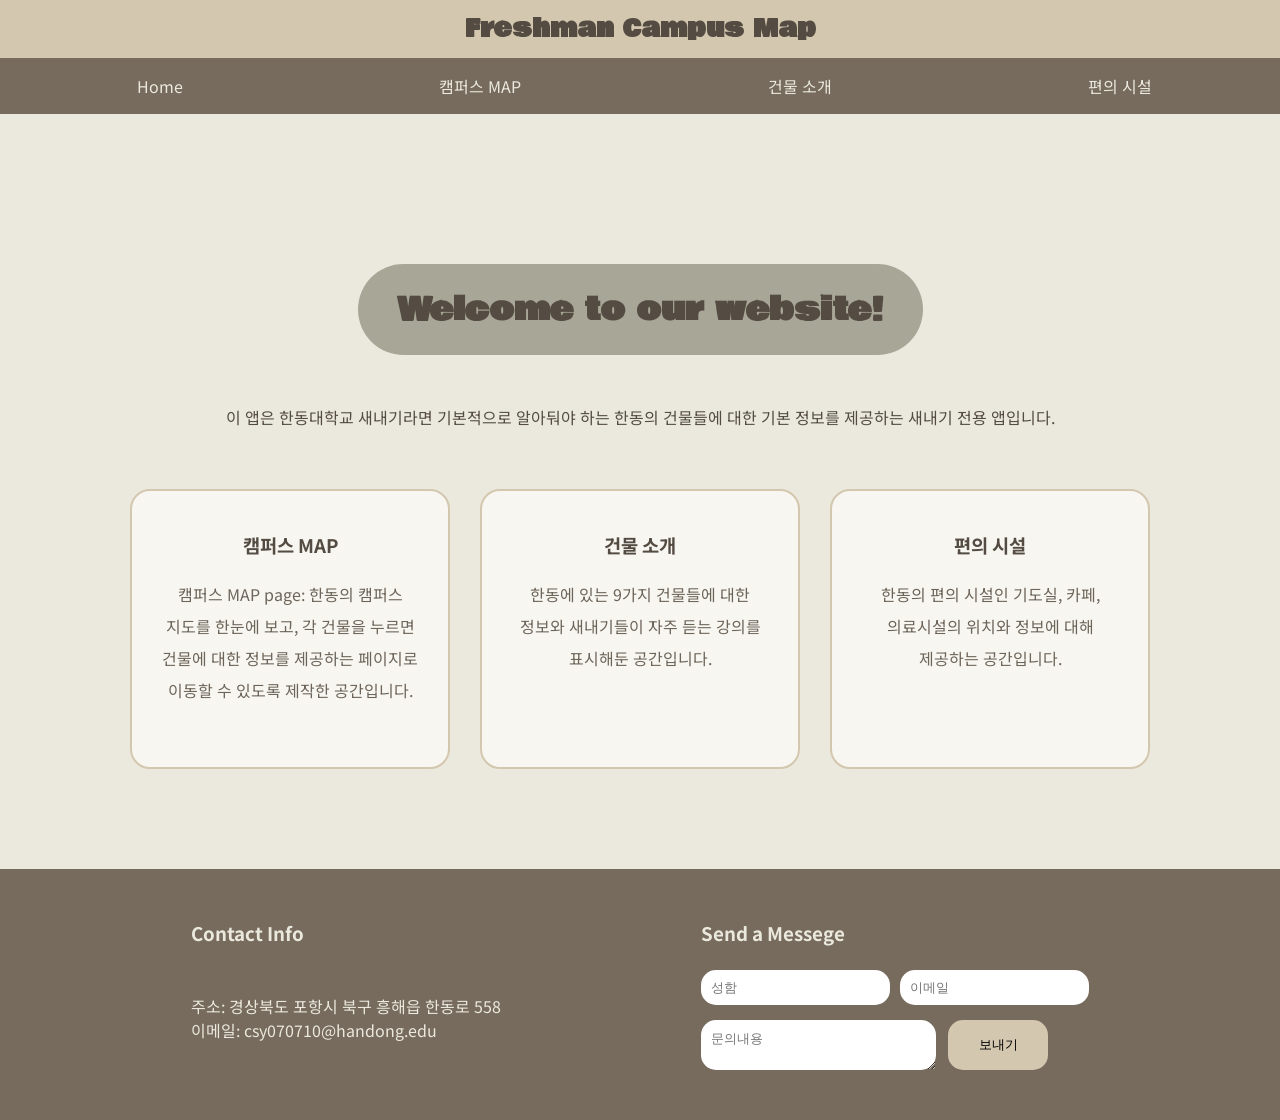
<file: index.html>
<!DOCTYPE html>
<html lang="en">
<head>
    <meta charset="UTF-8">
    <meta name="viewport" content="width=device-width, initial-scale=1.0">
    <title>Home</title>
    <link rel="stylesheet" href="index.css" />
</head>
<body> 
    <header>
        <div class="title-box">
            <h2>Freshman Campus Map</h2>
        </div>
    <ul>
        <li>
            <a href="index.html">Home</a>
        </li>
        <li>
            <a href="Campus_MAP.html">캠퍼스 MAP</a>

        </li>
        <li>
            <a href="#introduce">건물 소개</a>
            <div class="dropdown">
                <a href="SU.html">학생회관</a>
                <a href="HCA.html">효암채플</a>
                <a href="GLC.html">언어교육원</a>
                <a href="HDH.html">현동홀</a>
                <a href="NMH.html">느헤미야홀</a>
                <a href="NTH.html">뉴턴홀</a>
                <a href="ANH.html">올네이션스홀</a>
                <a href="CSH.html">코너스톤홀</a>
                <a href="OH.html">오석관</a>
            </div>
        </li>
        <li>
            <a href="Facilities.html">편의 시설</a>
        </li>
    </ul>
    </header>
    <main>
        <h1>Welcome to our website!</h1>
        <p>이 앱은 한동대학교 새내기라면 기본적으로 알아둬야 하는 한동의 건물들에 대한 기본 정보를 제공하는 새내기 전용 앱입니다.</p> 
        <div class="info-section">
            <div class="info-box">
                <div class="box-content">
                    <h3>캠퍼스 MAP</h3>
                    <p>캠퍼스 MAP page: 한동의 캠퍼스 지도를 한눈에 보고, 각 건물을 누르면 건물에 대한 정보를 제공하는 페이지로 이동할 수 있도록 제작한 공간입니다.</p>
                </div>
            </div>
            <div class="info-box">
                <div class="box-content">
                    <h3>건물 소개</h3>
                    <p>한동에 있는 9가지 건물들에 대한 정보와 새내기들이 자주 듣는 강의를 표시해둔 공간입니다.</p>
                </div>
            </div>
            
            <div class="info-box">
                <div class="box-content">
                    <h3>편의 시설</h3>
                    <p>한동의 편의 시설인 기도실, 카페, 의료시설의 위치와 정보에 대해 제공하는 공간입니다.</p>
                </div>
            </div>
            
    </main>
    <footer>
        <div class="footer-box">
            <div class="infromation">
                <h3>Contact Info</h3>
                <br><br>
                <p>주소: 경상북도 포항시 북구 흥해읍 한동로 558</p>
                <p>이메일: csy070710@handong.edu</p>
            </div>
            <div class="contect">
                <h3>Send a Messege</h3>
                <br>
                <form>
                    <div class="input-group">
                        <input type="text" placeholder="성함">
                        <input type="email" placeholder="이메일">
                    </div>
                    <div class="message-group">
                        <textarea placeholder="문의내용" cols="25" rows="2"></textarea>
                        <button type="submit">보내기</button>
                    </div>
                </form>
            </div>
        </div>
    </footer>
</body>
</html>
</file>
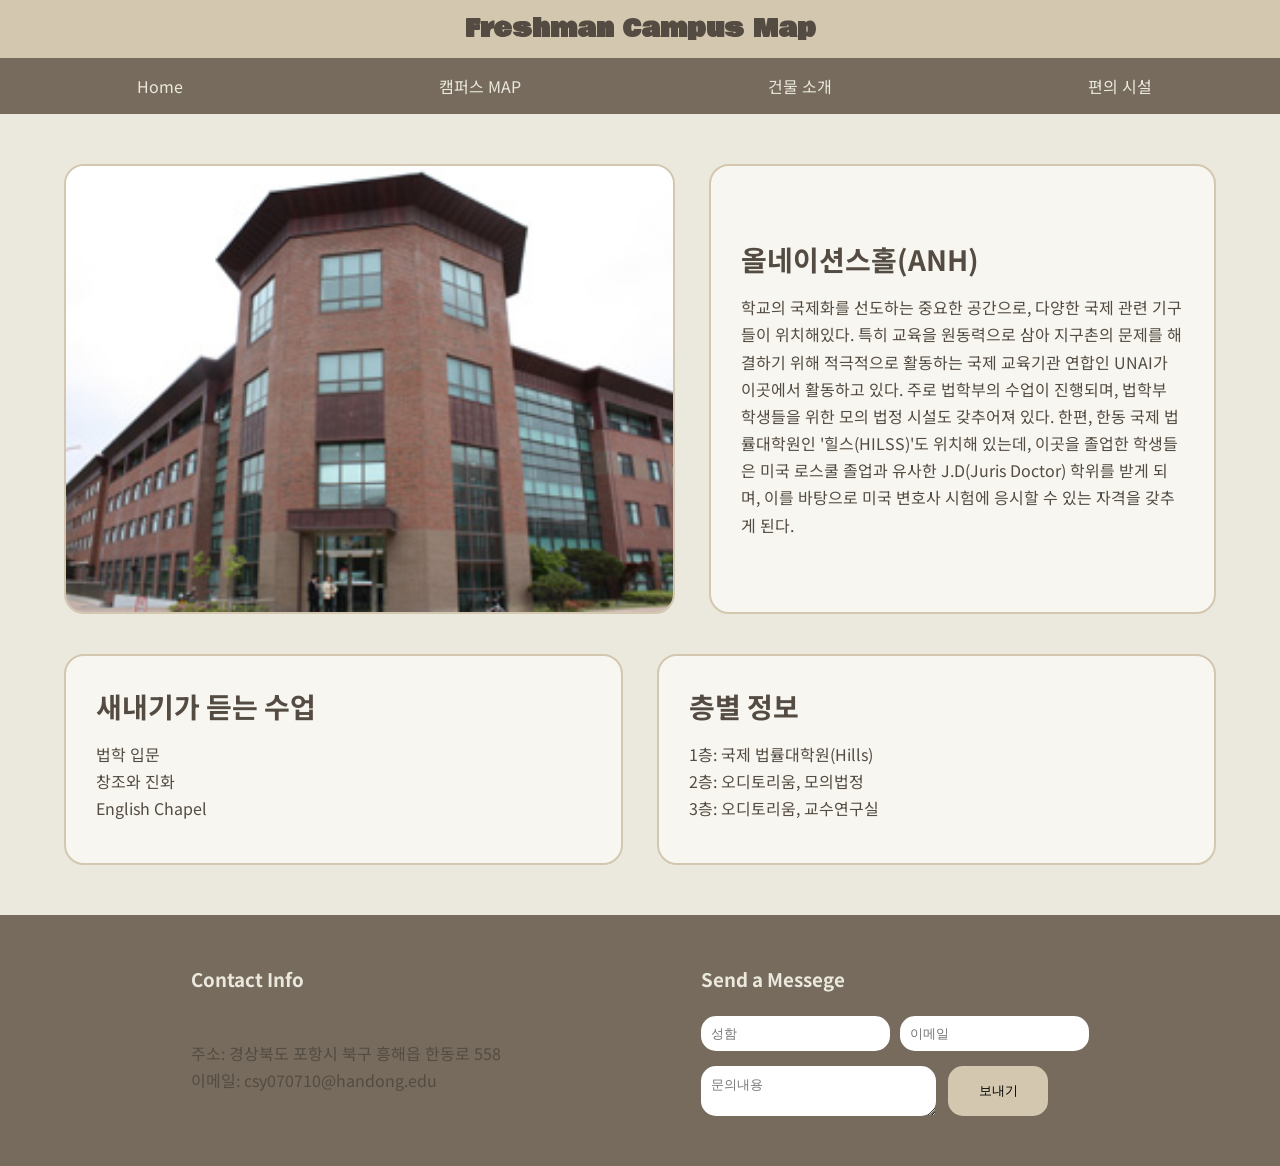
<file: ANH.html>
<!doctype html>
<html lang="en">
  <head>
    <meta charset="UTF-8" />
    <meta name="viewport" content="width=device-width, initial-scale=1.0" />
    <title>새내기 건물 소개</title>

    <link rel="stylesheet" href="Nav_Foot.css" />

    <style>
      @import url("https://fonts.googleapis.com/css2?family=Noto+Sans+KR:wght@100..900&display=swap");
      @import url("https://fonts.googleapis.com/css2?family=Bowlby+One&display=swap");

      * {
        margin: 0;
        padding: 0;
        box-sizing: border-box;
      }

      body {
        background-color: #ebe9dd;
        font-family: "Noto Sans KR", sans-serif;
        margin: 0;
        padding: 0;
      }

      header .title-box h2 {
        font-family: "Bowlby One", serif;
      }

      #Buliding {
        width: 90%;
        max-width: 1300px;
        margin: 50px auto;
        overflow: hidden;
      }

      .box {
        background-color: #f7f6f0;
        border: 2px solid #d4c7af;
        border-radius: 20px;
        padding: 30px;
        box-sizing: border-box;
      }

      .picture {
        float: left;
        width: 53%;
        height: 450px;
        padding: 0;
        overflow: hidden;
      }

      .picture img {
        width: 100%;
        height: 100%;
        object-fit: cover;
      }

      .name {
        float: right;
        width: 44%;
        height: 450px;
        display: flex;
        flex-direction: column;
        justify-content: center;
      }

      .class {
        float: left;
        width: 48.5%;
        height: auto;
        margin-top: 40px;
        padding-bottom: 40px;
      }

      .floor {
        float: right;
        width: 48.5%;
        height: auto;
        margin-top: 40px;
        padding-bottom: 40px;
      }

      h1 {
        font-size: 28px;
        font-weight: 700;
        margin-top: 0;
        margin-bottom: 15px;
        color: #544c42;
      }

      p {
        font-size: 16px;
        margin-top: 0;
        line-height: 1.7;
        color: #544c42;
      }

      .clear {
        clear: both;
      }
    </style>
  </head>
  <body>
    <header>
      <div class="title-box">
        <h2>Freshman Campus Map</h2>
      </div>
      <div class="nav">
        <ul>
          <li><a href="index.html">Home</a></li>
          <li><a href="Campus_MAP.html">캠퍼스 MAP</a></li>
          <li>
            <a href="#">건물 소개</a>
            <div class="dropdown">
              <a href="SU.html">학생회관</a>
              <a href="HCA.html">효암채플</a>
              <a href="GLC.html">언어교육원</a>
              <a href="HDH.html">현동홀</a>
              <a href="NMH.html">느헤미야홀</a>
              <a href="NTH.html">뉴턴홀</a>
              <a href="ANH.html">올네이션스홀</a>
              <a href="CSH.html">코너스톤홀</a>
              <a href="OH.html">오석관</a>
            </div>
          </li>
          <li>
            <a href="Facilities.html">편의 시설</a>
          </li>
        </ul>
      </div>
    </header>

    <main>
      <div id="Buliding">
        <div class="box picture">
          <img src="ANH.jpg" alt="올네이션스홀" />
        </div>

        <div class="box name">
          <h1>올네이션스홀(ANH)</h1>
          <p>
            학교의 국제화를 선도하는 중요한 공간으로, 다양한 국제 관련 기구들이
            위치해있다. 특히 교육을 원동력으로 삼아 지구촌의 문제를 해결하기
            위해 적극적으로 활동하는 국제 교육기관 연합인 UNAI가 이곳에서
            활동하고 있다. 주로 법학부의 수업이 진행되며, 법학부 학생들을 위한
            모의 법정 시설도 갖추어져 있다. 한편, 한동 국제 법률대학원인
            '힐스(HILSS)'도 위치해 있는데, 이곳을 졸업한 학생들은 미국 로스쿨
            졸업과 유사한 J.D(Juris Doctor) 학위를 받게 되며, 이를 바탕으로 미국
            변호사 시험에 응시할 수 있는 자격을 갖추게 된다.
          </p>
        </div>

        <div class="clear"></div>

        <div class="box class">
          <h1>새내기가 듣는 수업</h1>
          <p>법학 입문 <br />창조와 진화 <br />English Chapel</p>
        </div>

        <div class="box floor">
          <h1>층별 정보</h1>
          <p>
            1층: 국제 법률대학원(Hills) <br />2층: 오디토리움, 모의법정
            <br />3층: 오디토리움, 교수연구실
          </p>
        </div>
      </div>
    </main>

    <footer>
      <div class="footer-box">
        <div class="infromation">
          <h3>Contact Info</h3>
          <br /><br />
          <p>주소: 경상북도 포항시 북구 흥해읍 한동로 558</p>
          <p>이메일: csy070710@handong.edu</p>
        </div>
        <div class="contect">
          <h3>Send a Messege</h3>
          <br />
          <form>
            <div class="input-group">
              <input type="text" placeholder="성함" />
              <input type="email" placeholder="이메일" />
            </div>
            <div class="message-group">
              <textarea placeholder="문의내용" cols="25" rows="2"></textarea>
              <button type="submit">보내기</button>
            </div>
          </form>
        </div>
      </div>
    </footer>
  </body>
</html>
</file>
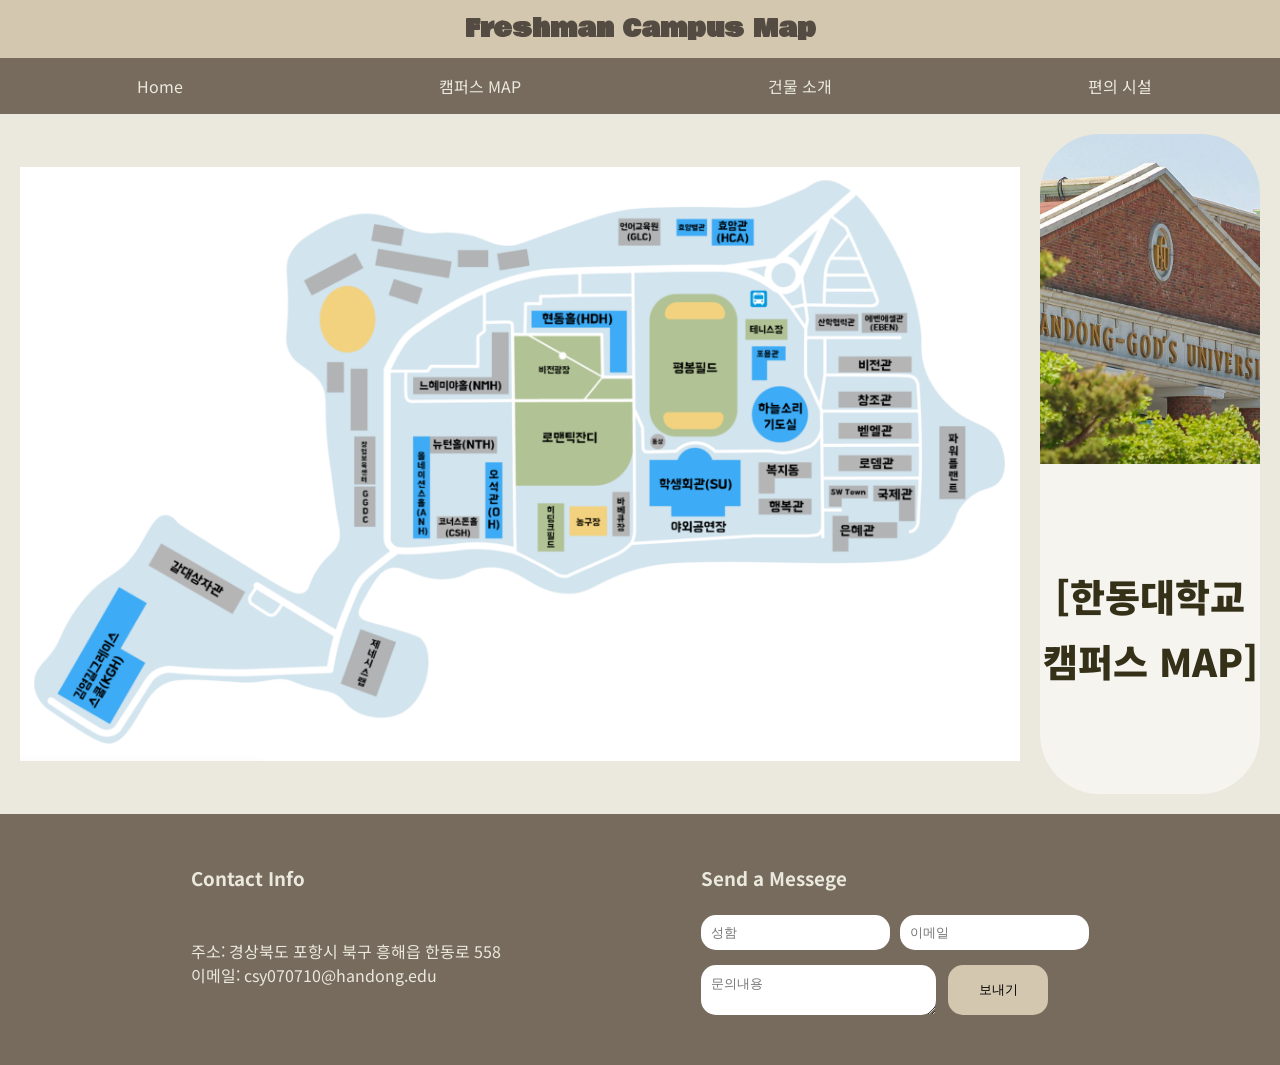
<file: Campus_MAP.html>
<!doctype html>
<html lang="ko">
  <head>
    <meta charset="UTF-8" />
    <meta name="viewport" content="width=device-width, initial-scale=1.0" />
    <title>캠퍼스 MAP</title>

    <style>
      @import url("https://fonts.googleapis.com/css2?family=Noto+Sans+KR:wght@100..900&display=swap");
      @import url("https://fonts.googleapis.com/css2?family=Bowlby+One&display=swap");

      * {
        margin: 0;
        padding: 0;
        box-sizing: border-box;
      }

      body {
        background-color: #ebe9dd;
        font-family: "Noto Sans KR", sans-serif;
      }

      .title-box {
        background-color: #d4c7af;
        color: #544c42;
        text-align: center;
        padding: 10px;
      }

      h2 {
        font-family: "Bowlby One", serif;
      }

      ul {
        list-style-type: none;
        background-color: #766b5d;
        display: flex;
      }

      li {
        flex: 1;
        position: relative;
      }

      li a {
        display: block;
        color: #ebe9dd;
        text-align: center;
        padding: 16px;
        text-decoration: none;
      }

      li a:hover {
        background-color: #544c42;
      }

      .dropdown {
        display: none;
        position: absolute;
        top: 100%;
        left: 0;
        width: 100%;
        background-color: #766b5d;
        z-index: 10;
      }

      .dropdown a {
        color: #ebe9dd;
        padding: 12px 16px;
      }

      .dropdown a:hover {
        background-color: #544c42;
      }

      li:hover .dropdown {
        display: block;
      }

      .map-page {
        display: flex;
        width: 100%;
        min-height: 700px;
        background-color: #ebe9dd;
        padding: 20px;
        gap: 20px;
      }

      .left-map {
        display: flex;
        justify-content: center;
        align-items: center;
      }

      .left-map img {
        width: 1000px;
        height: auto;
        display: block;
      }

      .right-info {
        width: 30%;
        display: flex;
        flex-direction: column;
        border-radius: 60px;
        overflow: hidden;
      }

      .right-photo {
        height: 50%;
      }

      .right-photo img {
        width: 100%;
        height: 100%;
        object-fit: cover;
        display: block;
      }

      .right-title {
        height: 50%;
        background-color: #f5f4ef;
        display: flex;
        justify-content: center;
        align-items: center;
        text-align: center;
      }

      .right-title a {
        color: #353018;
        font-size: 38px;
        font-weight: 900;
        text-decoration: none;
        line-height: 1.7;
      }

      .right-title a:hover {
        color: #766b5d;
      }

      footer {
        background-color: #766b5d;
        color: #ebe9dd;
        padding: 50px 10%;
      }
      .footer-box {
        display: flex;
        justify-content: center;
        align-items: flex-start;
        gap: 200px;
      }
      .footer-contact form {
        display: flex;
        flex-direction: column;
        gap: 15px;
        width: 100%;
        max-width: 400px;
      }
      .input-group {
        display: flex;
        gap: 10px;
      }
      .input-group input {
        flex: 1;
        padding: 8px;
      }
      textarea {
        padding: 15px;
        margin-top: 15px;
      }
      button {
        padding: 8px;
        background-color: #d4c7af;
        margin-top: 15px;
        width: 100px;
        border: none;
        cursor: pointer;
      }
      .input-group input,
      textarea,
      button {
        padding: 10px;
        border-radius: 15px;
        border: none;
        outline: none;
      }
      .message-group {
        display: flex;
        gap: 12px;
        align-items: stretch;
      }
      .infromation p {
        color: #ebe9dd;
        text-align: left;
      }
      .intro-text {
        margin-bottom: 60px;
        padding: 0 20px;
        font-size: 1.1rem;
        line-height: 1.6;
      }
      .info-section {
        display: flex;
        justify-content: center;
        gap: 30px;
        max-width: 1200px;
        margin: 60px auto 100px auto;
        padding: 0 20px;
      }
      .info-box {
        background-color: #f7f6f0;
        border: 2px solid #d4c7af;
        border-radius: 20px;
        padding: 40px 25px;
        width: 320px;
        height: 280px;
        display: flex;
        flex-direction: column;
        align-items: center;
        justify-content: center;
        gap: 20px;
      }
      .box-content {
        display: flex;
        flex-direction: column;
        align-items: center;
        justify-content: flex-start;
        gap: 20px;
        height: 100%;
        width: 100%;
        margin: auto 0;
      }
      .info-box h3 {
        font-family: "Noto Sans KR", sans-serif;
        font-weight: 700;
        color: #544c42;
        margin: 0;
      }
      .info-box p {
        color: #6e655a;
        line-height: 2;
        text-align: center;
        word-break: keep-all;
      }
    </style>
  </head>

  <body>
    <header>
      <div class="title-box">
        <h2>Freshman Campus Map</h2>
      </div>

      <ul>
        <li><a href="index.html">Home</a></li>
        <li><a href="Campus_MAP.html">캠퍼스 MAP</a></li>

        <li>
          <a href="#">건물 소개</a>
          <div class="dropdown">
            <a href="SU.html">학생회관</a>
            <a href="HCA.html">효암관</a>
            <a href="GLC.html">언어교육원</a>
            <a href="HDH.html">현동홀</a>
            <a href="NMH.html">느헤미야홀</a>
            <a href="NTH.html">뉴턴홀</a>
            <a href="ANH.html">올네이션스홀</a>
            <a href="CSH.html">코너스톤홀</a>
            <a href="OH.html">오석관</a>
          </div>
        </li>

        <li>
          <a href="Facilities.html">편의 시설</a>
        </li>
      </ul>
    </header>

    <main class="map-page">
      <section class="left-map">
        <img src="Handong campus_map.png" usemap="#campusmap" />

        <map name="campusmap">
          <area
            shape="rect"
            coords="510,140,610,160"
            href="HDH.html"
          />
          <area
            shape="rect"
            coords="625,290,720,340"
            href="SU.html"
          />
          <area shape="rect" coords="595,50,640,80" href="GLC.html" />
          <area shape="rect" coords="690,50,735,80" href="HCA.html" />
          <area
            shape="rect"
            coords="465,280,485,370"
            href="OH.html"
          />
          <area
            shape="rect"
            coords="390,270,410,370"
            href="ANH.html"
          />
          <area
            shape="rect"
            coords="410,270,480,285"
            href="NTH.html"
          />
          <area
            shape="rect"
            coords="415,345,460,370"
            href="CSH.html"
          />
          <area
            shape="rect"
            coords="390,205,490,225"
            href="NMH.html"
          />
        </map>
      </section>

      <section class="right-info">
        <div class="right-photo">
          <a href="https://www.handong.edu/kor/" target="_blank">
            <img src="handong_photo.jpg" usemap="#campusmap" width="1020" />
          </a>
        </div>

        <div class="right-title">
          <a
            href="https://www.handong.edu/kor/about/campus/map/"
            target="_blank"
          >
            [한동대학교<br />캠퍼스 MAP]
          </a>
        </div>
      </section>
    </main>

    <footer>
      <div class="footer-box">
        <div class="infromation">
          <h3>Contact Info</h3>
          <br /><br />
          <p>주소: 경상북도 포항시 북구 흥해읍 한동로 558</p>
          <p>이메일: csy070710@handong.edu</p>
        </div>
        <div class="contect">
          <h3>Send a Messege</h3>
          <br />
          <form>
            <div class="input-group">
              <input type="text" placeholder="성함" />
              <input type="email" placeholder="이메일" />
            </div>
            <div class="message-group">
              <textarea placeholder="문의내용" cols="25" rows="2"></textarea>
              <button type="submit">보내기</button>
            </div>
          </form>
        </div>
      </div>
    </footer>
  </body>
</html>
</file>
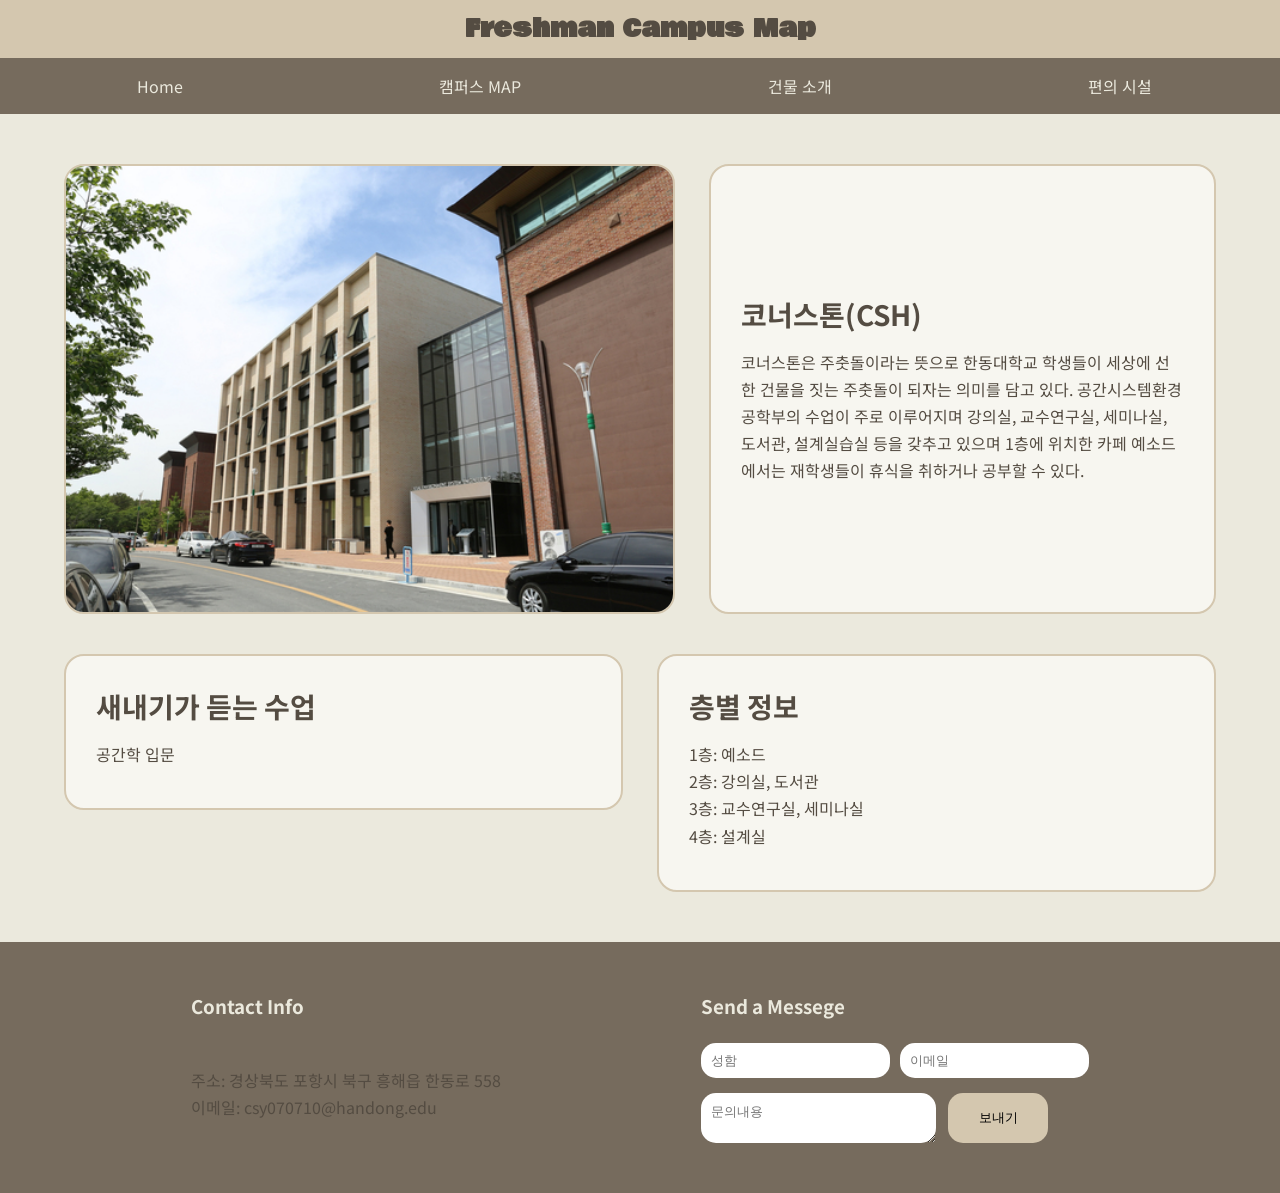
<file: CSH.html>
<!doctype html>
<html lang="en">
  <head>
    <meta charset="UTF-8" />
    <title>새내기 건물 소개</title>
    <link rel="stylesheet" href="Nav_Foot.css" />

    <style>
      @import url("https://fonts.googleapis.com/css2?family=Noto+Sans+KR:wght@100..900&display=swap");
      @import url("https://fonts.googleapis.com/css2?family=Bowlby+One&display=swap");

      * {
        margin: 0;
        padding: 0;
        box-sizing: border-box;
      }

      body {
        background-color: #ebe9dd;
        font-family: "Noto Sans KR", sans-serif;
        margin: 0;
        padding: 0;
      }

      header .title-box h2 {
        font-family: "Bowlby One", serif;
      }

      #Buliding {
        width: 90%;
        max-width: 1300px;
        margin: 50px auto;
        overflow: hidden;
      }

      .box {
        background-color: #f7f6f0;
        border: 2px solid #d4c7af;
        border-radius: 20px;
        padding: 30px;
        box-sizing: border-box;
      }

      .picture {
        float: left;
        width: 53%;
        height: 450px;
        padding: 0;
        overflow: hidden;
      }

      .picture img {
        width: 100%;
        height: 100%;
        object-fit: cover;
      }

      .name {
        float: right;
        width: 44%;
        height: 450px;
        display: flex;
        flex-direction: column;
        justify-content: center;
      }

      .class {
        float: left;
        width: 48.5%;
        height: auto;
        margin-top: 40px;
        padding-bottom: 40px;
      }

      .floor {
        float: right;
        width: 48.5%;
        height: auto;
        margin-top: 40px;
        padding-bottom: 40px;
      }

      h1 {
        font-size: 28px;
        font-weight: 700;
        margin-top: 0;
        margin-bottom: 15px;
        color: #544c42;
      }

      p {
        font-size: 16px;
        margin-top: 0;
        line-height: 1.7;
        color: #544c42;
      }

      .clear {
        clear: both;
      }
    </style>
  </head>
  <body>
    <header>
      <div class="title-box">
        <h2>Freshman Campus Map</h2>
      </div>
      <div class="nav">
        <ul>
          <li><a href="index.html">Home</a></li>
          <li><a href="Campus_MAP.html">캠퍼스 MAP</a></li>

          <li>
            <a href="#">건물 소개</a>
            <div class="dropdown">
              <a href="SU.html">학생회관</a>
              <a href="HCA.html">효암채플</a>
              <a href="GLC.html">언어교육원</a>
              <a href="HDH.html">현동홀</a>
              <a href="NMH.html">느헤미야홀</a>
              <a href="NTH.html">뉴턴홀</a>
              <a href="ANH.html">올네이션스홀</a>
              <a href="CSH.html">코너스톤홀</a>
              <a href="OH.html">오석관</a>
            </div>
          </li>
          <li>
            <a href="Facilities.html">편의 시설</a>
          </li>
        </ul>
      </div>
    </header>

    <main>
      <div id="Buliding">
        <div class="box picture">
          <img src="CSH.jpg" alt="코너스톤홀" />
        </div>

        <div class="box name">
          <h1>코너스톤(CSH)</h1>
          <p>
            코너스톤은 주춧돌이라는 뜻으로 한동대학교 학생들이 세상에 선한
            건물을 짓는 주춧돌이 되자는 의미를 담고 있다. 공간시스템환경공학부의
            수업이 주로 이루어지며 강의실, 교수연구실, 세미나실, 도서관,
            설계실습실 등을 갖추고 있으며 1층에 위치한 카페 예소드에서는
            재학생들이 휴식을 취하거나 공부할 수 있다.
          </p>
        </div>

        <div class="clear"></div>

        <div class="box class">
          <h1>새내기가 듣는 수업</h1>
          <p>공간학 입문</p>
        </div>

        <div class="box floor">
          <h1>층별 정보</h1>
          <p>
            1층: 예소드 <br />2층: 강의실, 도서관 <br />3층: 교수연구실,
            세미나실 <br />4층: 설계실
          </p>
        </div>
      </div>
    </main>

    <footer>
      <div class="footer-box">
        <div class="infromation">
          <h3>Contact Info</h3>
          <br /><br />
          <p>주소: 경상북도 포항시 북구 흥해읍 한동로 558</p>
          <p>이메일: csy070710@handong.edu</p>
        </div>
        <div class="contect">
          <h3>Send a Messege</h3>
          <br />
          <form>
            <div class="input-group">
              <input type="text" placeholder="성함" />
              <input type="email" placeholder="이메일" />
            </div>
            <div class="message-group">
              <textarea placeholder="문의내용" cols="25" rows="2"></textarea>
              <button type="submit">보내기</button>
            </div>
          </form>
        </div>
      </div>
    </footer>
  </body>
</html>
</file>
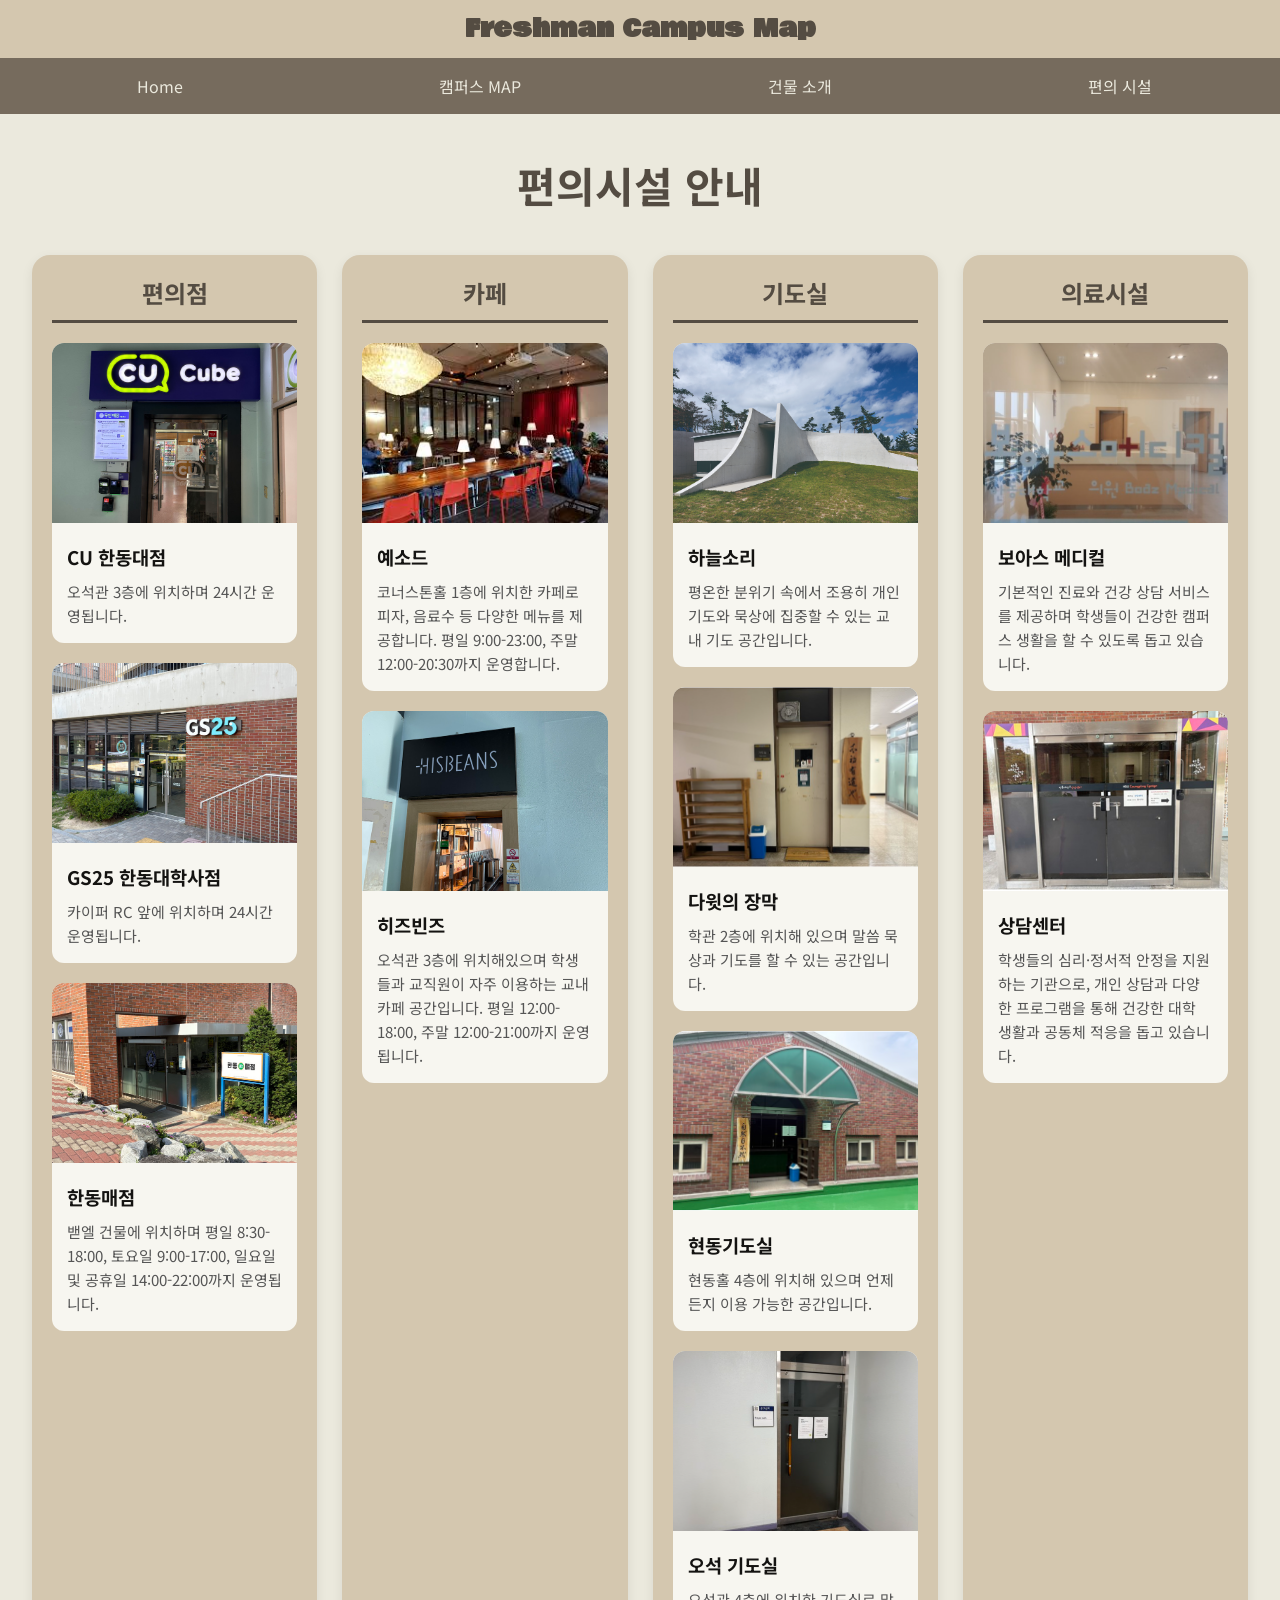
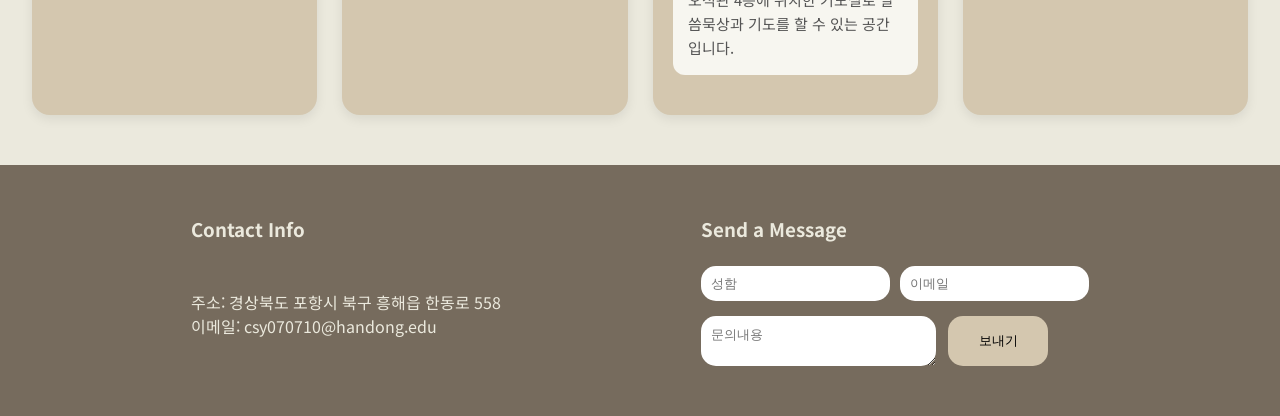
<file: Facilities.html>
<!doctype html>
<html lang="ko">
  <head>
    <meta charset="UTF-8" />
    <meta name="viewport" content="width=device-width, initial-scale=1.0" />
    <title>학교 편의시설</title>
    <link rel="stylesheet" href="Nav_Foot.css" />
    <style>
      body {
        background: #ebe9dd;
      }

      /* 제목 */
      .main-title {
        text-align: center;
        margin: 40px 0;
      }

      .main-title h1 {
        font-size: 42px;
        color: #544c42;
      }

      /* 전체 4구역 */
      .facility-wrapper {
        width: 95%;
        margin: auto;
        display: grid;
        grid-template-columns: repeat(4, 1fr);
        gap: 25px;
        padding-bottom: 50px;
      }

      /* 카테고리 영역 */
      .facility-section {
        background: #d4c7af;
        border-radius: 18px;
        padding: 20px;
        box-shadow: 0 4px 12px rgba(0, 0, 0, 0.08);
      }

      .facility-section h2 {
        text-align: center;
        margin-bottom: 20px;
        color: #544c42;
        border-bottom: 3px solid #544c42;
        padding-bottom: 10px;
      }

      /* 내부 카드 */
      .place-card {
        background: #f7f6f0;
        border-radius: 12px;
        overflow: hidden;
        margin-bottom: 20px;
      }

      .place-card img {
        width: 100%;
        height: 180px;
        object-fit: cover;
      }

      .place-content {
        padding: 15px;
      }

      .place-content h3 {
        margin-bottom: 10px;
        color: #141311;
      }

      .place-content p {
        font-size: 15px;
        color: #555;
        line-height: 1.6;
      }

      /* 반응형 */
      @media (max-width: 1200px) {
        .facility-wrapper {
          grid-template-columns: repeat(2, 1fr);
        }
      }

      @media (max-width: 700px) {
        .facility-wrapper {
          grid-template-columns: 1fr;
        }
      }
    </style>
  </head>

  <body>
    <header>
      <div class="title-box">
        <h2>Freshman Campus Map</h2>
      </div>
      <div class="nav">
        <ul>
          <li><a href="index.html">Home</a></li>
          <li><a href="Campus_MAP.html">캠퍼스 MAP</a></li>
          <li>
            <a href="#">건물 소개</a>
            <div class="dropdown">
              <a href="SU.html">학생회관</a>
              <a href="HCA.html">효암채플</a>
              <a href="GLC.html">언어교육원</a>
              <a href="HDH.html">현동홀</a>
              <a href="NMH.html">느헤미야홀</a>
              <a href="NTH.html">뉴턴홀</a>
              <a href="ANH.html">올네이션스홀</a>
              <a href="CSH.html">코너스톤홀</a>
              <a href="OH.html">오석관</a>
            </div>
          </li>
          <li><a href="#convenience">편의 시설</a></li>
        </ul>
      </div>
    </header>

    <main>
      <div class="main-title">
        <h1>편의시설 안내</h1>
      </div>

      <section class="facility-wrapper">
        <div class="facility-section">
          <h2>편의점</h2>
          <div class="place-card">
            <img src="CU.jpg" alt="CU" />
            <div class="place-content">
              <h3>CU 한동대점</h3>
              <p>오석관 3층에 위치하며 24시간 운영됩니다.</p>
            </div>
          </div>
          <div class="place-card">
            <img src="GS25.jpg" alt="GS25" />
            <div class="place-content">
              <h3>GS25 한동대학사점</h3>
              <p>카이퍼 RC 앞에 위치하며 24시간 운영됩니다.</p>
            </div>
          </div>
          <div class="place-card">
            <img src="HGU_Store.jpg" alt="한동매점" />
            <div class="place-content">
              <h3>한동매점</h3>
              <p>
                밷엘 건물에 위치하며 평일 8:30-18:00, 토요일 9:00-17:00, 일요일
                및 공휴일 14:00-22:00까지 운영됩니다.
              </p>
            </div>
          </div>
        </div>

        <div class="facility-section">
          <h2>카페</h2>
          <div class="place-card">
            <img src="Yesod.jpeg" alt="예소드" />
            <div class="place-content">
              <h3>예소드</h3>
              <p>
                코너스톤홀 1층에 위치한 카페로 피자, 음료수 등 다양한 메뉴를
                제공합니다. 평일 9:00-23:00, 주말 12:00-20:30까지 운영합니다.
              </p>
            </div>
          </div>
          <div class="place-card">
            <img src="Hisbeans.jpg" alt="히즈빈즈" />
            <div class="place-content">
              <h3>히즈빈즈</h3>
              <p>
                오석관 3층에 위치해있으며 학생들과 교직원이 자주 이용하는 교내
                카페 공간입니다. 평일 12:00-18:00, 주말 12:00-21:00까지
                운영됩니다.
              </p>
            </div>
          </div>
        </div>

        <div class="facility-section">
          <h2>기도실</h2>
          <div class="place-card">
            <img src="sky.jpg" alt="하늘소리" />
            <div class="place-content">
              <h3>하늘소리</h3>
              <p>
                평온한 분위기 속에서 조용히 개인 기도와 묵상에 집중할 수 있는
                교내 기도 공간입니다.
              </p>
            </div>
          </div>
          <div class="place-card">
            <img src="David.png" alt="다윗의 장막" />
            <div class="place-content">
              <h3>다윗의 장막</h3>
              <p>
                학관 2층에 위치해 있으며 말씀 묵상과 기도를 할 수 있는
                공간입니다.
              </p>
            </div>
          </div>
          <div class="place-card">
            <img src="HDH_pray.png" alt="현동기도실" />
            <div class="place-content">
              <h3>현동기도실</h3>
              <p>현동홀 4층에 위치해 있으며 언제든지 이용 가능한 공간입니다.</p>
            </div>
          </div>
          <div class="place-card">
            <img src="OH_pray.png" alt="오석 기도실" />
            <div class="place-content">
              <h3>오석 기도실</h3>
              <p>
                오석관 4층에 위치한 기도실로 말씀묵상과 기도를 할 수 있는
                공간입니다.
              </p>
            </div>
          </div>
        </div>

        <div class="facility-section">
          <h2>의료시설</h2>
          <div class="place-card">
            <img src="Boaz.png" alt="보아스 메디컬" />
            <div class="place-content">
              <h3>보아스 메디컬</h3>
              <p>
                기본적인 진료와 건강 상담 서비스를 제공하며 학생들이 건강한
                캠퍼스 생활을 할 수 있도록 돕고 있습니다.
              </p>
            </div>
          </div>
          <div class="place-card">
            <img src="Counseling_Center.png" alt="상담센터" />
            <div class="place-content">
              <h3>상담센터</h3>
              <p>
                학생들의 심리·정서적 안정을 지원하는 기관으로, 개인 상담과
                다양한 프로그램을 통해 건강한 대학 생활과 공동체 적응을 돕고
                있습니다.
              </p>
            </div>
          </div>
        </div>
      </section>
    </main>

    <footer>
      <div class="footer-box">
        <div class="infromation">
          <h3>Contact Info</h3>
          <br /><br />
          <p>주소: 경상북도 포항시 북구 흥해읍 한동로 558</p>
          <p>이메일: csy070710@handong.edu</p>
        </div>
        <div class="contect">
          <h3>Send a Message</h3>
          <br />
          <form>
            <div class="input-group">
              <input type="text" placeholder="성함" />
              <input type="email" placeholder="이메일" />
            </div>
            <div class="message-group">
              <textarea placeholder="문의내용" cols="25" rows="2"></textarea>
              <button type="submit">보내기</button>
            </div>
          </form>
        </div>
      </div>
    </footer>
  </body>
</html>
</file>
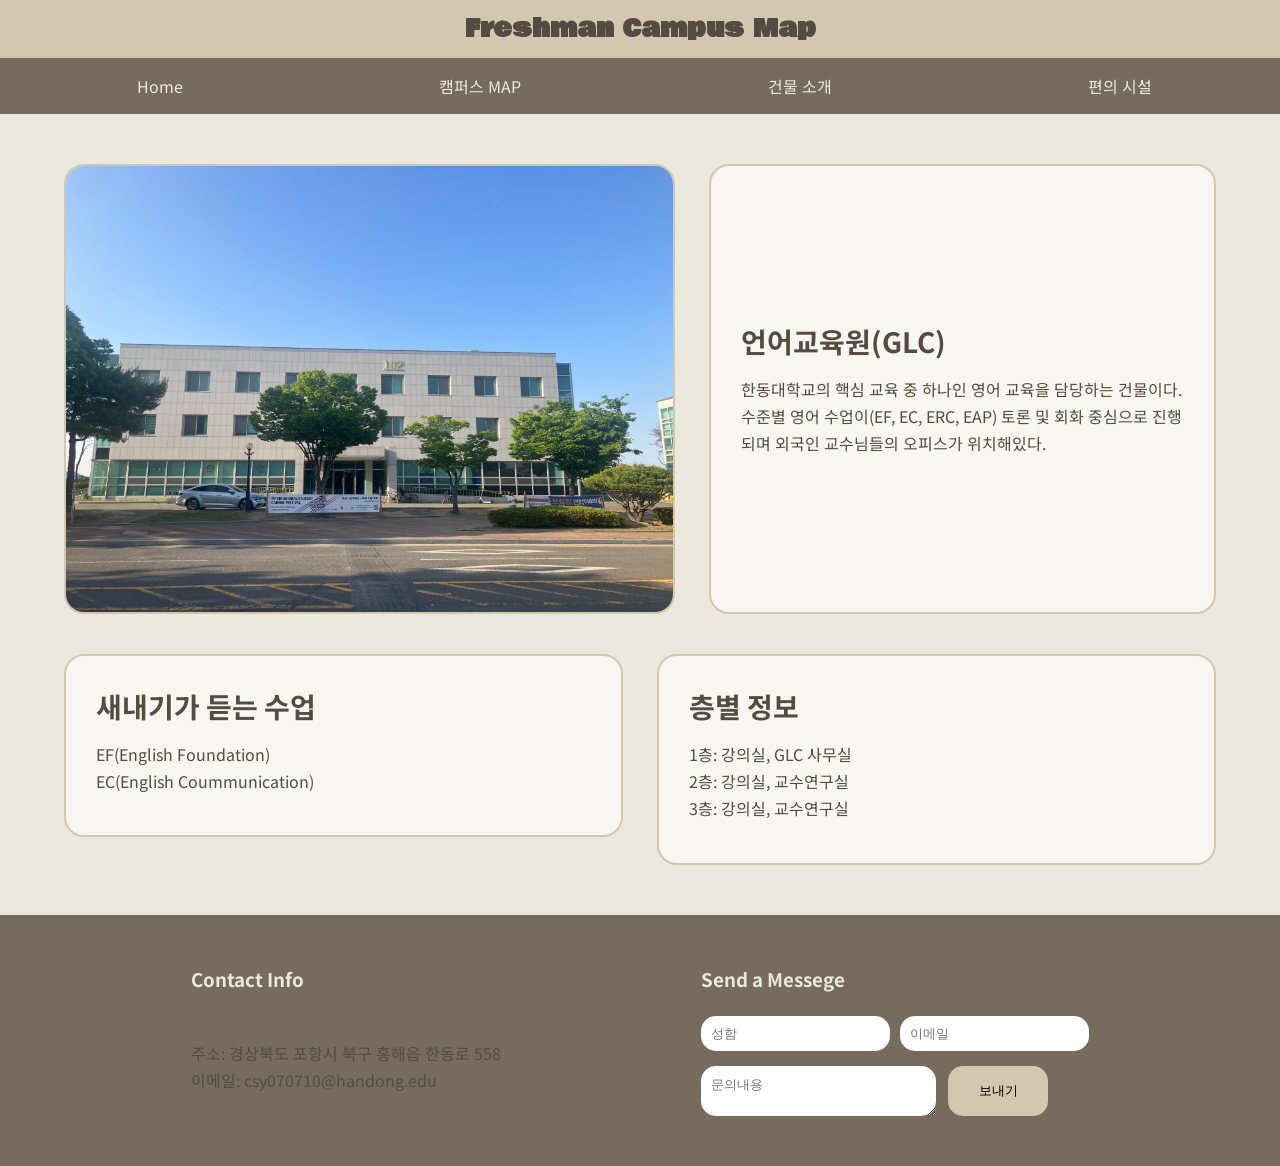
<file: GLC.html>
<!doctype html>
<html lang="en">
  <head>
    <meta charset="UTF-8" />
    <title>새내기 건물 소개</title>
    <link rel="stylesheet" href="Nav_Foot.css" />

    <style>
      @import url("https://fonts.googleapis.com/css2?family=Noto+Sans+KR:wght@100..900&display=swap");
      @import url("https://fonts.googleapis.com/css2?family=Bowlby+One&display=swap");

      * {
        margin: 0;
        padding: 0;
        box-sizing: border-box;
      }

      body {
        background-color: #ebe9dd;
        font-family: "Noto Sans KR", sans-serif;
        margin: 0;
        padding: 0;
      }

      header .title-box h2 {
        font-family: "Bowlby One", serif;
      }

      #Buliding {
        width: 90%;
        max-width: 1300px;
        margin: 50px auto;
        overflow: hidden;
      }

      .box {
        background-color: #f7f6f0;
        border: 2px solid #d4c7af;
        border-radius: 20px;
        padding: 30px;
        box-sizing: border-box;
      }

      .picture {
        float: left;
        width: 53%;
        height: 450px;
        padding: 0;
        overflow: hidden;
      }

      .picture img {
        width: 100%;
        height: 100%;
        object-fit: cover;
      }

      .name {
        float: right;
        width: 44%;
        height: 450px;
        display: flex;
        flex-direction: column;
        justify-content: center;
      }

      .class {
        float: left;
        width: 48.5%;
        height: auto;
        margin-top: 40px;
        padding-bottom: 40px;
      }

      .floor {
        float: right;
        width: 48.5%;
        height: auto;
        margin-top: 40px;
        padding-bottom: 40px;
      }

      h1 {
        font-size: 28px;
        font-weight: 700;
        margin-top: 0;
        margin-bottom: 15px;
        color: #544c42;
      }

      p {
        font-size: 16px;
        margin-top: 0;
        line-height: 1.7;
        color: #544c42;
      }

      .clear {
        clear: both;
      }
    </style>
  </head>
  <body>
    <header>
      <div class="title-box">
        <h2>Freshman Campus Map</h2>
      </div>
      <div class="nav">
        <ul>
          <li><a href="index.html">Home</a></li>
          <li><a href="Campus_MAP.html">캠퍼스 MAP</a></li>

          <li>
            <a href="#">건물 소개</a>
            <div class="dropdown">
              <a href="SU.html">학생회관</a>
              <a href="HCA.html">효암채플</a>
              <a href="GLC.html">언어교육원</a>
              <a href="HDH.html">현동홀</a>
              <a href="NMH.html">느헤미야홀</a>
              <a href="NTH.html">뉴턴홀</a>
              <a href="ANH.html">올네이션스홀</a>
              <a href="CSH.html">코너스톤홀</a>
              <a href="OH.html">오석관</a>
            </div>
          </li>
          <li>
            <a href="Facilities.html">편의 시설</a>
          </li>
        </ul>
      </div>
    </header>

    <main>
      <div id="Buliding">
        <div class="box picture">
          <img src="GLC.jpg" , alt="GLC" />
        </div>

        <div class="box name">
          <h1>언어교육원(GLC)</h1>
          <p>
            한동대학교의 핵심 교육 중 하나인 영어 교육을 담당하는 건물이다.
            수준별 영어 수업이(EF, EC, ERC, EAP) 토론 및 회화 중심으로 진행되며
            외국인 교수님들의 오피스가 위치해있다.
          </p>
        </div>

        <div class="clear"></div>

        <div class="box class">
          <h1>새내기가 듣는 수업</h1>
          <p>EF(English Foundation) <br />EC(English Coummunication)</p>
        </div>

        <div class="box floor">
          <h1>층별 정보</h1>
          <p>
            1층: 강의실, GLC 사무실 <br />2층: 강의실, 교수연구실 <br />3층:
            강의실, 교수연구실
          </p>
        </div>
      </div>
    </main>

    <footer>
      <div class="footer-box">
        <div class="infromation">
          <h3>Contact Info</h3>
          <br /><br />
          <p>주소: 경상북도 포항시 북구 흥해읍 한동로 558</p>
          <p>이메일: csy070710@handong.edu</p>
        </div>
        <div class="contect">
          <h3>Send a Messege</h3>
          <br />
          <form>
            <div class="input-group">
              <input type="text" placeholder="성함" />
              <input type="email" placeholder="이메일" />
            </div>
            <div class="message-group">
              <textarea placeholder="문의내용" cols="25" rows="2"></textarea>
              <button type="submit">보내기</button>
            </div>
          </form>
        </div>
      </div>
    </footer>
  </body>
</html>
</file>
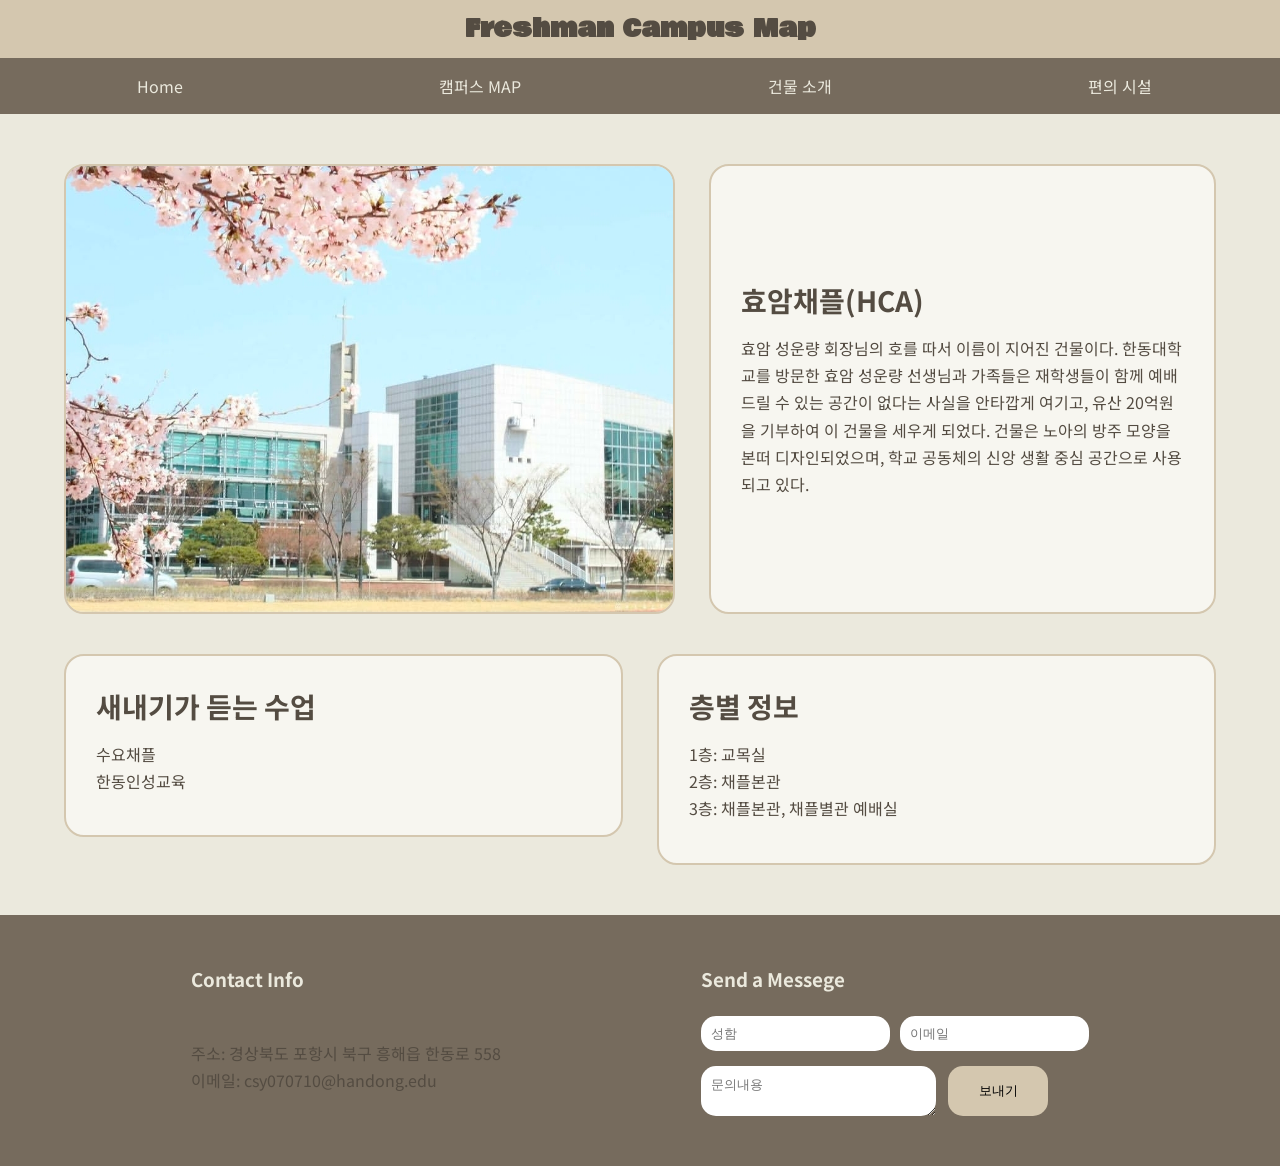
<file: HCA.html>
<!doctype html>
<html lang="en">
  <head>
    <meta charset="UTF-8" />
    <title>새내기 건물 소개</title>
    <link rel="stylesheet" href="Nav_Foot.css" />

    <style>
      @import url("https://fonts.googleapis.com/css2?family=Noto+Sans+KR:wght@100..900&display=swap");
      @import url("https://fonts.googleapis.com/css2?family=Bowlby+One&display=swap");

      * {
        margin: 0;
        padding: 0;
        box-sizing: border-box;
      }

      body {
        background-color: #ebe9dd;
        font-family: "Noto Sans KR", sans-serif;
        margin: 0;
        padding: 0;
      }

      header .title-box h2 {
        font-family: "Bowlby One", serif;
      }

      #Buliding {
        width: 90%;
        max-width: 1300px;
        margin: 50px auto;
        overflow: hidden;
      }

      .box {
        background-color: #f7f6f0;
        border: 2px solid #d4c7af;
        border-radius: 20px;
        padding: 30px;
        box-sizing: border-box;
      }

      .picture {
        float: left;
        width: 53%;
        height: 450px;
        padding: 0;
        overflow: hidden;
      }

      .picture img {
        width: 100%;
        height: 100%;
        object-fit: cover;
      }

      .name {
        float: right;
        width: 44%;
        height: 450px;
        display: flex;
        flex-direction: column;
        justify-content: center;
      }

      .class {
        float: left;
        width: 48.5%;
        height: auto;
        margin-top: 40px;
        padding-bottom: 40px;
      }

      .floor {
        float: right;
        width: 48.5%;
        height: auto;
        margin-top: 40px;
        padding-bottom: 40px;
      }

      h1 {
        font-size: 28px;
        font-weight: 700;
        margin-top: 0;
        margin-bottom: 15px;
        color: #544c42;
      }

      p {
        font-size: 16px;
        margin-top: 0;
        line-height: 1.7;
        color: #544c42;
      }

      .clear {
        clear: both;
      }
    </style>
  </head>
  <body>
    <header>
      <div class="title-box">
        <h2>Freshman Campus Map</h2>
      </div>
      <div class="nav">
        <ul>
          <li><a href="index.html">Home</a></li>
          <li><a href="Campus_MAP.html">캠퍼스 MAP</a></li>
          <li>
            <a href="#">건물 소개</a>
            <div class="dropdown">
              <a href="SU.html">학생회관</a>
              <a href="HCA.html">효암채플</a>
              <a href="GLC.html">언어교육원</a>
              <a href="HDH.html">현동홀</a>
              <a href="NMH.html">느헤미야홀</a>
              <a href="NTH.html">뉴턴홀</a>
              <a href="ANH.html">올네이션스홀</a>
              <a href="CSH.html">코너스톤홀</a>
              <a href="OH.html">오석관</a>
            </div>
          </li>
          <li>
            <a href="Facilities.html">편의 시설</a>
          </li>
        </ul>
      </div>
    </header>

    <main>
      <div id="Buliding">
        <div class="box picture">
          <img src="HCA.jpg" alt="효암채플" />
        </div>

        <div class="box name">
          <h1>효암채플(HCA)</h1>
          <p>
            효암 성운량 회장님의 호를 따서 이름이 지어진 건물이다. 한동대학교를
            방문한 효암 성운량 선생님과 가족들은 재학생들이 함께 예배드릴 수
            있는 공간이 없다는 사실을 안타깝게 여기고, 유산 20억원을 기부하여 이
            건물을 세우게 되었다. 건물은 노아의 방주 모양을 본떠 디자인되었으며,
            학교 공동체의 신앙 생활 중심 공간으로 사용되고 있다.
          </p>
        </div>

        <div class="clear"></div>

        <div class="box class">
          <h1>새내기가 듣는 수업</h1>
          <p>수요채플 <br />한동인성교육</p>
        </div>

        <div class="box floor">
          <h1>층별 정보</h1>
          <p>
            1층: 교목실 <br />2층: 채플본관 <br />3층: 채플본관, 채플별관 예배실
          </p>
        </div>
      </div>
    </main>

    <footer>
      <div class="footer-box">
        <div class="infromation">
          <h3>Contact Info</h3>
          <br /><br />
          <p>주소: 경상북도 포항시 북구 흥해읍 한동로 558</p>
          <p>이메일: csy070710@handong.edu</p>
        </div>
        <div class="contect">
          <h3>Send a Messege</h3>
          <br />
          <form>
            <div class="input-group">
              <input type="text" placeholder="성함" />
              <input type="email" placeholder="이메일" />
            </div>
            <div class="message-group">
              <textarea placeholder="문의내용" cols="25" rows="2"></textarea>
              <button type="submit">보내기</button>
            </div>
          </form>
        </div>
      </div>
    </footer>
  </body>
</html>
</file>
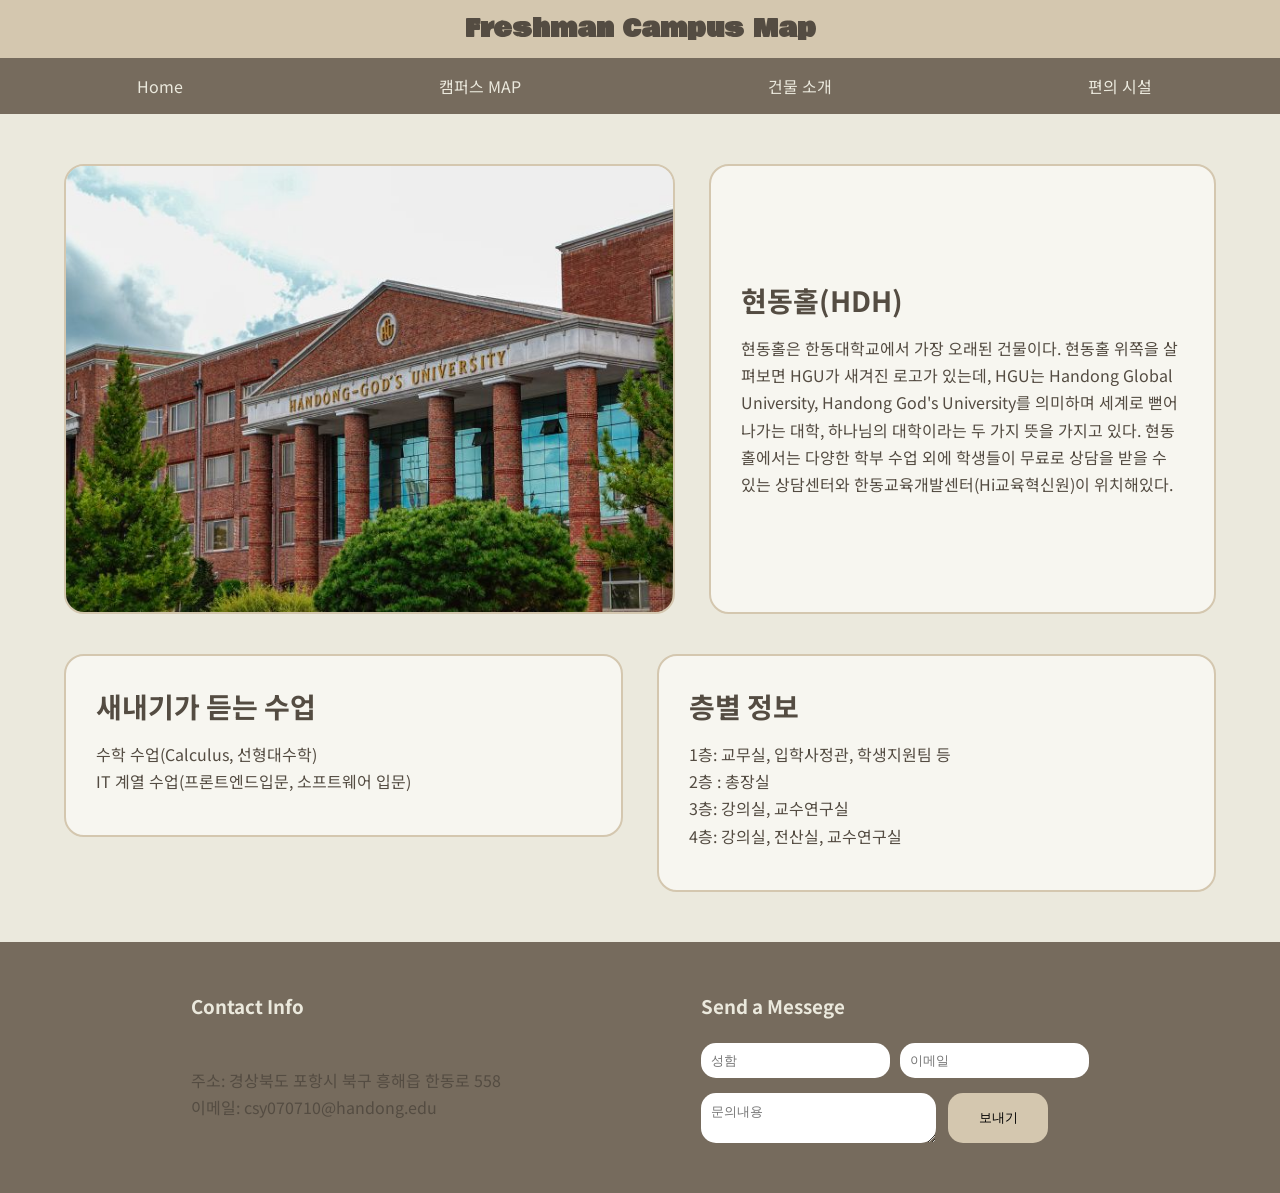
<file: HDH.html>
<!doctype html>
<html lang="en">
  <head>
    <meta charset="UTF-8" />
    <title>새내기 건물 소개</title>
    <!doctype html>
    <html lang="en">
      <head>
        <meta charset="UTF-8" />
        <title>새내기 건물 소개</title>
        <link rel="stylesheet" href="Nav_Foot.css" />

        <style>
          @import url("https://fonts.googleapis.com/css2?family=Noto+Sans+KR:wght@100..900&display=swap");
          @import url("https://fonts.googleapis.com/css2?family=Bowlby+One&display=swap");

          * {
            margin: 0;
            padding: 0;
            box-sizing: border-box;
          }

          body {
            background-color: #ebe9dd;
            font-family: "Noto Sans KR", sans-serif;
            margin: 0;
            padding: 0;
          }

          header .title-box h2 {
            font-family: "Bowlby One", serif;
          }

          #Buliding {
            width: 90%;
            max-width: 1300px;
            margin: 50px auto;
            overflow: hidden;
          }

          .box {
            background-color: #f7f6f0;
            border: 2px solid #d4c7af;
            border-radius: 20px;
            padding: 30px;
            box-sizing: border-box;
          }

          .picture {
            float: left;
            width: 53%;
            height: 450px;
            padding: 0;
            overflow: hidden;
          }

          .picture img {
            width: 100%;
            height: 100%;
            object-fit: cover;
          }

          .name {
            float: right;
            width: 44%;
            height: 450px;
            display: flex;
            flex-direction: column;
            justify-content: center;
          }

          .class {
            float: left;
            width: 48.5%;
            height: auto;
            margin-top: 40px;
            padding-bottom: 40px;
          }

          .floor {
            float: right;
            width: 48.5%;
            height: auto;
            margin-top: 40px;
            padding-bottom: 40px;
          }

          h1 {
            font-size: 28px;
            font-weight: 700;
            margin-top: 0;
            margin-bottom: 15px;
            color: #544c42;
          }

          p {
            font-size: 16px;
            margin-top: 0;
            line-height: 1.7;
            color: #544c42;
          }

          .clear {
            clear: both;
          }
        </style>
      </head>
      <body>
        <header>
          <div class="title-box">
            <h2>Freshman Campus Map</h2>
          </div>
          <div class="nav">
            <ul>
              <li><a href="index.html">Home</a></li>
              <li><a href="Campus_MAP.html">캠퍼스 MAP</a></li>

              <li>
                <a href="#">건물 소개</a>
                <div class="dropdown">
                  <a href="SU.html">학생회관</a>
                  <a href="HCA.html">효암채플</a>
                  <a href="GLC.html">언어교육원</a>
                  <a href="HDH.html">현동홀</a>
                  <a href="NMH.html">느헤미야홀</a>
                  <a href="NTH.html">뉴턴홀</a>
                  <a href="ANH.html">올네이션스홀</a>
                  <a href="CSH.html">코너스톤홀</a>
                  <a href="OH.html">오석관</a>
                </div>
              </li>
              <li>
                <a href="Facilities.html">편의 시설</a>
              </li>
            </ul>
          </div>
        </header>

        <main>
          <div id="Buliding">
            <div class="box picture">
              <img src="HDH.jpg" alt="현동홀" />
            </div>

            <div class="box name">
              <h1>현동홀(HDH)</h1>
              <p>
                현동홀은 한동대학교에서 가장 오래된 건물이다. 현동홀 위쪽을
                살펴보면 HGU가 새겨진 로고가 있는데, HGU는 Handong Global
                University, Handong God's University를 의미하며 세계로
                뻗어나가는 대학, 하나님의 대학이라는 두 가지 뜻을 가지고 있다.
                현동홀에서는 다양한 학부 수업 외에 학생들이 무료로 상담을 받을
                수 있는 상담센터와 한동교육개발센터(Hi교육혁신원)이 위치해있다.
              </p>
            </div>

            <div class="clear"></div>

            <div class="box class">
              <h1>새내기가 듣는 수업</h1>
              <p>
                수학 수업(Calculus, 선형대수학) <br />IT 계열
                수업(프론트엔드입문, 소프트웨어 입문)
              </p>
            </div>

            <div class="box floor">
              <h1>층별 정보</h1>
              <p>
                1층: 교무실, 입학사정관, 학생지원팀 등 <br />2층 : 총장실
                <br />3층: 강의실, 교수연구실 <br />4층: 강의실, 전산실,
                교수연구실
              </p>
            </div>
          </div>
        </main>

        <footer>
          <div class="footer-box">
            <div class="infromation">
              <h3>Contact Info</h3>
              <br /><br />
              <p>주소: 경상북도 포항시 북구 흥해읍 한동로 558</p>
              <p>이메일: csy070710@handong.edu</p>
            </div>
            <div class="contect">
              <h3>Send a Messege</h3>
              <br />
              <form>
                <div class="input-group">
                  <input type="text" placeholder="성함" />
                  <input type="email" placeholder="이메일" />
                </div>
                <div class="message-group">
                  <textarea
                    placeholder="문의내용"
                    cols="25"
                    rows="2"
                  ></textarea>
                  <button type="submit">보내기</button>
                </div>
              </form>
            </div>
          </div>
        </footer>
      </body>
    </html>
  </head>
</html>
</file>
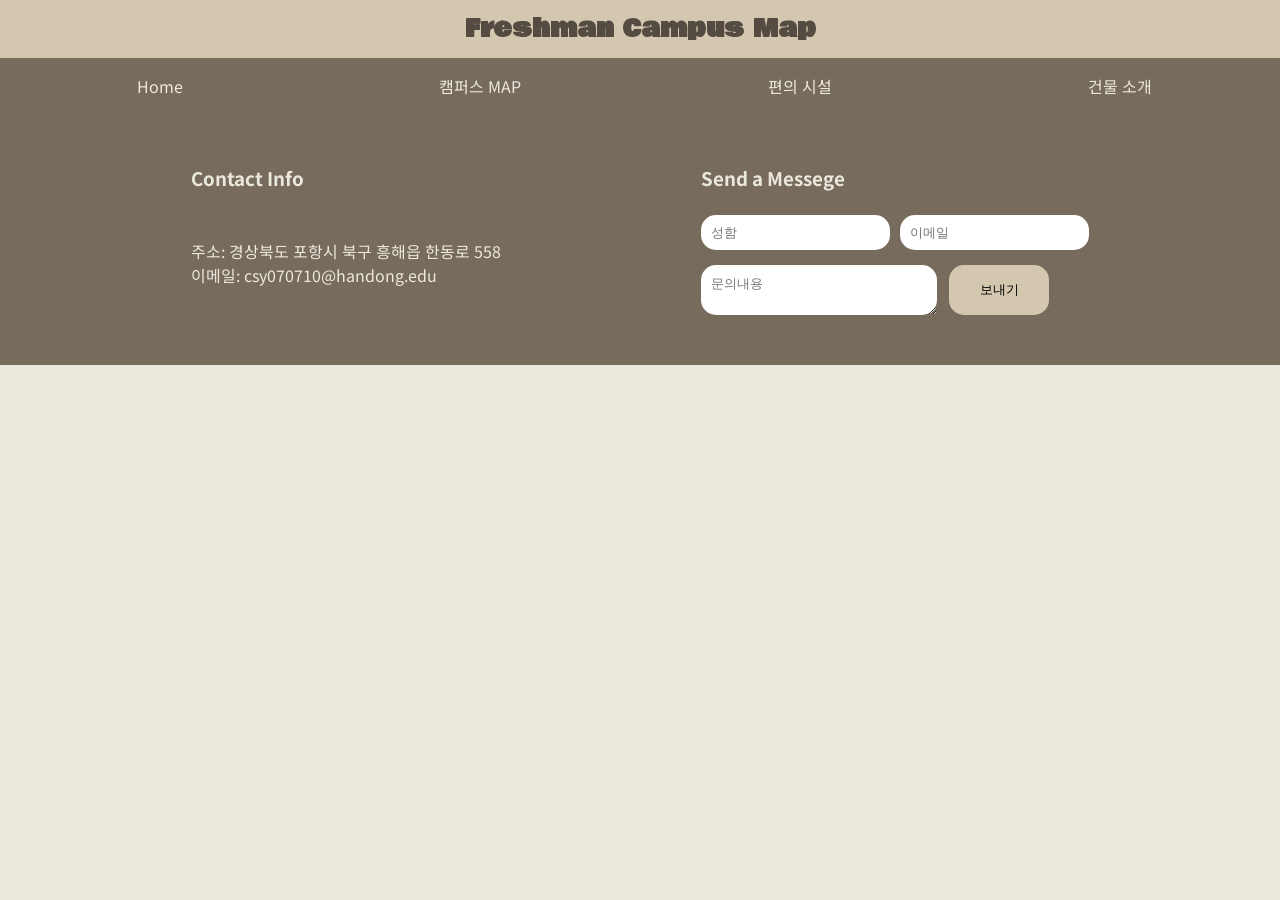
<file: Nav_Foot.html>
<!doctype html>
<html lang="en">
  <head>
    <meta charset="UTF-8" />
    <meta name="viewport" content="width=device-width, initial-scale=1.0" />
    <title>Nav_Foot</title>
    <link rel="stylesheet" href="Nav_Foot.css" />
  </head>
  <body>
    <header>
      <div class="title-box">
        <h2>Freshman Campus Map</h2>
      </div>
      <div class="nav">
        <ul>
          <li>
            <a href="index.html">Home</a>
          </li>
          <li>
            <a href="Campus_MAP.html">캠퍼스 MAP</a>
          </li>
          <li>
            <a href="#convenience">편의 시설</a>
          </li>
          <li>
            <a href="#introduce">건물 소개</a>
            <div class="dropdown">
              <a href="SU.html">학생회관</a>
              <a href="HCA.html">효암채플</a>
              <a href="GLC.html">언어교육원</a>
              <a href="HDH.html">현동홀</a>
              <a href="NMH.html">느헤미야홀</a>
              <a href="NTH.html">뉴턴홀</a>
              <a href="ANH.html">올네이션스홀</a>
              <a href="CSH.html">코너스톤홀</a>
              <a href="OH.html">오석관</a>
            </div>
          </li>
        </ul>
      </div>
    </header>
    <main></main>
    <footer>
      <div class="footer-box">
        <div class="infromation">
          <h3>Contact Info</h3>
          <br /><br />
          <p>주소: 경상북도 포항시 북구 흥해읍 한동로 558</p>
          <p>이메일: csy070710@handong.edu</p>
        </div>
        <div class="contect">
          <h3>Send a Messege</h3>
          <br />
          <form>
            <div class="input-group">
              <input type="text" placeholder="성함" />
              <input type="email" placeholder="이메일" />
            </div>
            <div class="message-group">
              <textarea placeholder="문의내용" cols="25" rows="2"></textarea>
              <button type="submit">보내기</button>
            </div>
          </form>
        </div>
      </div>
    </footer>
  </body>
</html>
</file>
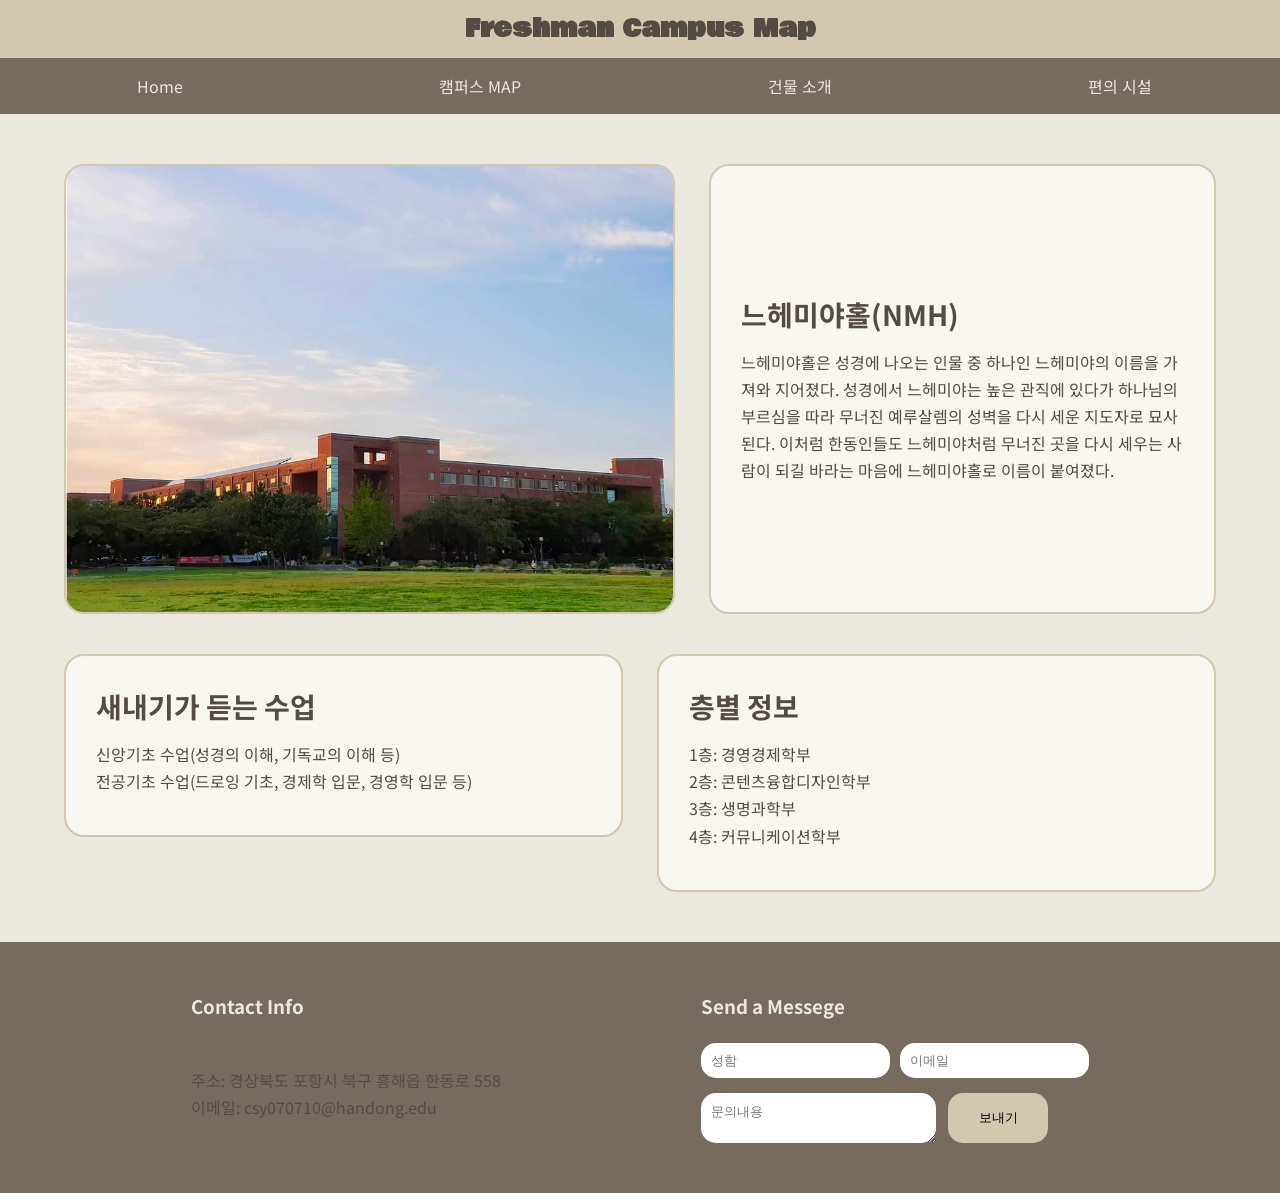
<file: NMH.html>
<!doctype html>
<html lang="en">
  <head>
    <meta charset="UTF-8" />
    <title>새내기 건물 소개</title>
    <!doctype html>
    <html lang="en">
      <head>
        <meta charset="UTF-8" />
        <title>새내기 건물 소개</title>
        <link rel="stylesheet" href="Nav_Foot.css" />

        <style>
          @import url("https://fonts.googleapis.com/css2?family=Noto+Sans+KR:wght@100..900&display=swap");
          @import url("https://fonts.googleapis.com/css2?family=Bowlby+One&display=swap");

          * {
            margin: 0;
            padding: 0;
            box-sizing: border-box;
          }

          body {
            background-color: #ebe9dd;
            font-family: "Noto Sans KR", sans-serif;
            margin: 0;
            padding: 0;
          }

          header .title-box h2 {
            font-family: "Bowlby One", serif;
          }

          #Buliding {
            width: 90%;
            max-width: 1300px;
            margin: 50px auto;
            overflow: hidden;
          }

          .box {
            background-color: #f7f6f0;
            border: 2px solid #d4c7af;
            border-radius: 20px;
            padding: 30px;
            box-sizing: border-box;
          }

          .picture {
            float: left;
            width: 53%;
            height: 450px;
            padding: 0;
            overflow: hidden;
          }

          .picture img {
            width: 100%;
            height: 100%;
            object-fit: cover;
          }

          .name {
            float: right;
            width: 44%;
            height: 450px;
            display: flex;
            flex-direction: column;
            justify-content: center;
          }

          .class {
            float: left;
            width: 48.5%;
            height: auto;
            margin-top: 40px;
            padding-bottom: 40px;
          }

          .floor {
            float: right;
            width: 48.5%;
            height: auto;
            margin-top: 40px;
            padding-bottom: 40px;
          }

          h1 {
            font-size: 28px;
            font-weight: 700;
            margin-top: 0;
            margin-bottom: 15px;
            color: #544c42;
          }

          p {
            font-size: 16px;
            margin-top: 0;
            line-height: 1.7;
            color: #544c42;
          }

          .clear {
            clear: both;
          }
        </style>
      </head>
      <body>
        <header>
          <div class="title-box">
            <h2>Freshman Campus Map</h2>
          </div>
          <div class="nav">
            <ul>
              <li><a href="index.html">Home</a></li>
              <li><a href="Campus_MAP.html">캠퍼스 MAP</a></li>
              
              <li>
                <a href="#">건물 소개</a>
                <div class="dropdown">
                  <a href="SU.html">학생회관</a>
                  <a href="HCA.html">효암채플</a>
                  <a href="GLC.html">언어교육원</a>
                  <a href="HDH.html">현동홀</a>
                  <a href="NMH.html">느헤미야홀</a>
                  <a href="NTH.html">뉴턴홀</a>
                  <a href="ANH.html">올네이션스홀</a>
                  <a href="CSH.html">코너스톤홀</a>
                  <a href="OH.html">오석관</a>
                </div>
              </li>
              <li>
                <a href="Facilities.html">편의 시설</a>
              </li>
            </ul>
          </div>
        </header>

        <main>
          <div id="Buliding">
                <div class="box picture">
                  <img src="NMH.jpg" alt="느혜미야홀" />
                </div>

                <div class="box name">
                  <h1>느헤미야홀(NMH)</h1>
                  <p>
                    느헤미야홀은 성경에 나오는 인물 중 하나인 느헤미야의 이름을
                    가져와 지어졌다. 성경에서 느헤미야는 높은 관직에 있다가
                    하나님의 부르심을 따라 무너진 예루살렘의 성벽을 다시 세운
                    지도자로 묘사된다. 이처럼 한동인들도 느헤미야처럼 무너진
                    곳을 다시 세우는 사람이 되길 바라는 마음에 느헤미야홀로
                    이름이 붙여졌다.
                  </p>
                </div>

                <div class="clear"></div>

                <div class="box class">
                  <h1>새내기가 듣는 수업</h1>
                  <p>
                    신앙기초 수업(성경의 이해, 기독교의 이해 등) <br />
                    전공기초 수업(드로잉 기초, 경제학 입문, 경영학 입문 등)
                  </p>
                </div>

                <div class="box floor">
                  <h1>층별 정보</h1>
                  <p>
                    1층: 경영경제학부 <br />2층: 콘텐츠융합디자인학부 <br />3층:
                    생명과학부 <br />4층: 커뮤니케이션학부
                  </p>
                </div>
              </div>
            </div>
          </div>
        </main>

        <footer>
          <div class="footer-box">
            <div class="infromation">
              <h3>Contact Info</h3>
              <br /><br />
              <p>주소: 경상북도 포항시 북구 흥해읍 한동로 558</p>
              <p>이메일: csy070710@handong.edu</p>
            </div>
            <div class="contect">
              <h3>Send a Messege</h3>
              <br />
              <form>
                <div class="input-group">
                  <input type="text" placeholder="성함" />
                  <input type="email" placeholder="이메일" />
                </div>
                <div class="message-group">
                  <textarea
                    placeholder="문의내용"
                    cols="25"
                    rows="2"
                  ></textarea>
                  <button type="submit">보내기</button>
                </div>
              </form>
            </div>
          </div>
        </footer>
      </body>
    </html>
  </head>
</html>
</file>
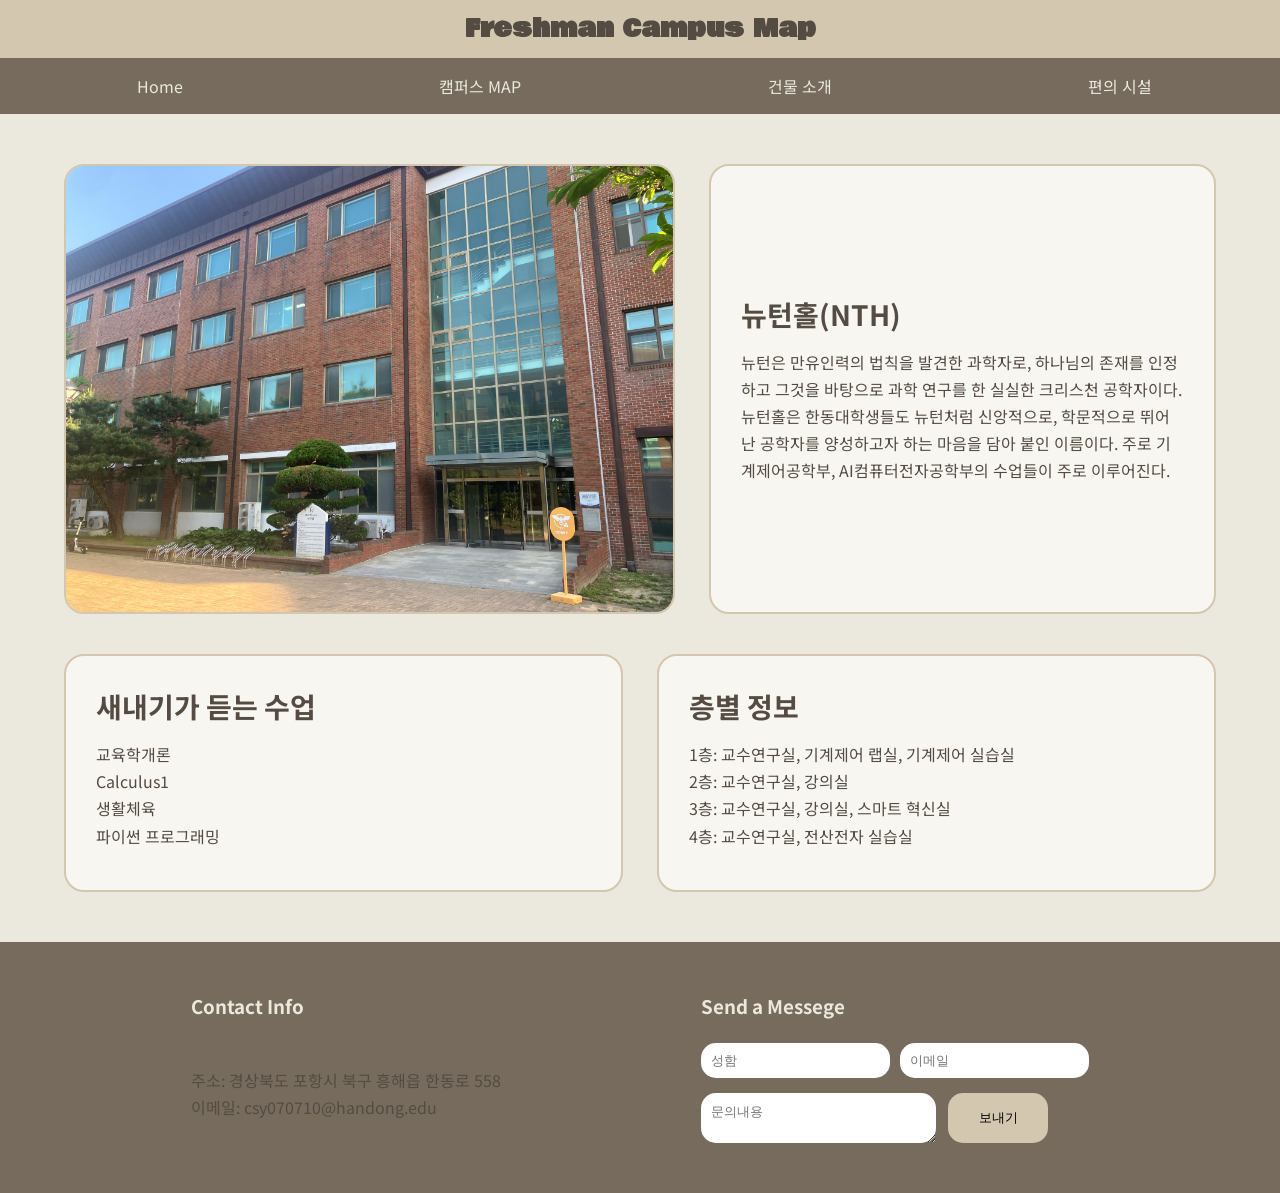
<file: NTH.html>
<!doctype html>
<html lang="en">
  <head>
    <meta charset="UTF-8" />
    <title>새내기 건물 소개</title>
    <link rel="stylesheet" href="Nav_Foot.css" />

    <style>
      @import url("https://fonts.googleapis.com/css2?family=Noto+Sans+KR:wght@100..900&display=swap");
      @import url("https://fonts.googleapis.com/css2?family=Bowlby+One&display=swap");

      * {
        margin: 0;
        padding: 0;
        box-sizing: border-box;
      }

      body {
        background-color: #ebe9dd;
        font-family: "Noto Sans KR", sans-serif;
        margin: 0;
        padding: 0;
      }

      header .title-box h2 {
        font-family: "Bowlby One", serif;
      }

      #Buliding {
        width: 90%;
        max-width: 1300px;
        margin: 50px auto;
        overflow: hidden;
      }

      .box {
        background-color: #f7f6f0;
        border: 2px solid #d4c7af;
        border-radius: 20px;
        padding: 30px;
        box-sizing: border-box;
      }

      .picture {
        float: left;
        width: 53%;
        height: 450px;
        padding: 0;
        overflow: hidden;
      }

      .picture img {
        width: 100%;
        height: 100%;
        object-fit: cover;
      }

      .name {
        float: right;
        width: 44%;
        height: 450px;
        display: flex;
        flex-direction: column;
        justify-content: center;
      }

      .class {
        float: left;
        width: 48.5%;
        height: auto;
        margin-top: 40px;
        padding-bottom: 40px;
      }

      .floor {
        float: right;
        width: 48.5%;
        height: auto;
        margin-top: 40px;
        padding-bottom: 40px;
      }

      h1 {
        font-size: 28px;
        font-weight: 700;
        margin-top: 0;
        margin-bottom: 15px;
        color: #544c42;
      }

      p {
        font-size: 16px;
        margin-top: 0;
        line-height: 1.7;
        color: #544c42;
      }

      .clear {
        clear: both;
      }
    </style>
  </head>
  <body>
    <header>
      <div class="title-box">
        <h2>Freshman Campus Map</h2>
      </div>
      <div class="nav">
        <ul>
          <li><a href="index.html">Home</a></li>
          <li><a href="Campus_MAP.html">캠퍼스 MAP</a></li>

          <li>
            <a href="#">건물 소개</a>
            <div class="dropdown">
              <a href="SU.html">학생회관</a>
              <a href="HCA.html">효암채플</a>
              <a href="GLC.html">언어교육원</a>
              <a href="HDH.html">현동홀</a>
              <a href="NMH.html">느헤미야홀</a>
              <a href="NTH.html">뉴턴홀</a>
              <a href="ANH.html">올네이션스홀</a>
              <a href="CSH.html">코너스톤홀</a>
              <a href="OH.html">오석관</a>
            </div>
          </li>
          <li>
            <a href="편의시설.html">편의 시설</a>
          </li>
        </ul>
      </div>
    </header>

    <main>
      <div id="Buliding">
        <div class="box picture">
          <img src="NTH.jpg" , alt="뉴턴홀" />
        </div>

        <div class="box name">
          <h1>뉴턴홀(NTH)</h1>
          <p>
            뉴턴은 만유인력의 법칙을 발견한 과학자로, 하나님의 존재를 인정하고
            그것을 바탕으로 과학 연구를 한 실실한 크리스천 공학자이다. 뉴턴홀은
            한동대학생들도 뉴턴처럼 신앙적으로, 학문적으로 뛰어난 공학자를
            양성하고자 하는 마음을 담아 붙인 이름이다. 주로 기계제어공학부,
            AI컴퓨터전자공학부의 수업들이 주로 이루어진다.
          </p>
        </div>

        <div class="clear"></div>

        <div class="box class">
          <h1>새내기가 듣는 수업</h1>
          <p>
            교육학개론 <br />Calculus1 <br />생활체육 <br />파이썬 프로그래밍
          </p>
        </div>

        <div class="box floor">
          <h1>층별 정보</h1>
          <p>
            1층: 교수연구실, 기계제어 랩실, 기계제어 실습실 <br />2층:
            교수연구실, 강의실 <br />
            3층: 교수연구실, 강의실, 스마트 혁신실 <br />4층: 교수연구실,
            전산전자 실습실
          </p>
        </div>
      </div>
    </main>

    <footer>
      <div class="footer-box">
        <div class="infromation">
          <h3>Contact Info</h3>
          <br /><br />
          <p>주소: 경상북도 포항시 북구 흥해읍 한동로 558</p>
          <p>이메일: csy070710@handong.edu</p>
        </div>
        <div class="contect">
          <h3>Send a Messege</h3>
          <br />
          <form>
            <div class="input-group">
              <input type="text" placeholder="성함" />
              <input type="email" placeholder="이메일" />
            </div>
            <div class="message-group">
              <textarea placeholder="문의내용" cols="25" rows="2"></textarea>
              <button type="submit">보내기</button>
            </div>
          </form>
        </div>
      </div>
    </footer>
  </body>
</html>
</file>
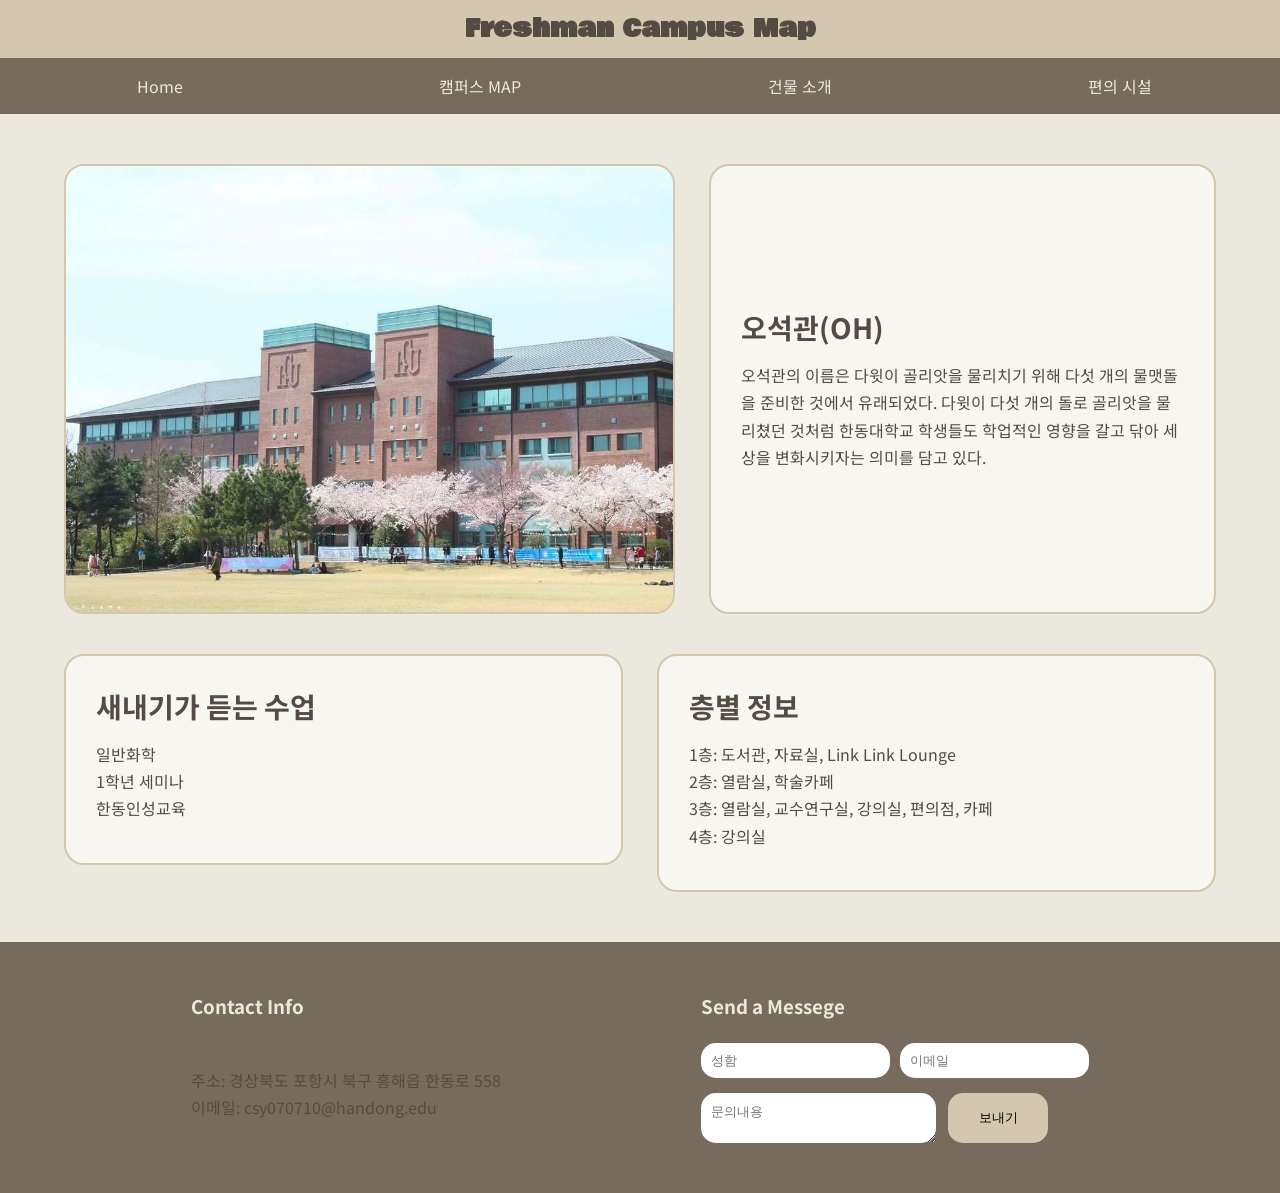
<file: OH.html>
<!doctype html>
<html lang="en">
  <head>
    <meta charset="UTF-8" />
    <title>새내기 건물 소개</title>
    <link rel="stylesheet" href="Nav_Foot.css" />

    <style>
      @import url("https://fonts.googleapis.com/css2?family=Noto+Sans+KR:wght@100..900&display=swap");
      @import url("https://fonts.googleapis.com/css2?family=Bowlby+One&display=swap");

      * {
        margin: 0;
        padding: 0;
        box-sizing: border-box;
      }

      body {
        background-color: #ebe9dd;
        font-family: "Noto Sans KR", sans-serif;
        margin: 0;
        padding: 0;
      }

      header .title-box h2 {
        font-family: "Bowlby One", serif;
      }

      #Buliding {
        width: 90%;
        max-width: 1300px;
        margin: 50px auto;
        overflow: hidden;
      }

      .box {
        background-color: #f7f6f0;
        border: 2px solid #d4c7af;
        border-radius: 20px;
        padding: 30px;
        box-sizing: border-box;
      }

      .picture {
        float: left;
        width: 53%;
        height: 450px;
        padding: 0;
        overflow: hidden;
      }

      .picture img {
        width: 100%;
        height: 100%;
        object-fit: cover;
      }

      .name {
        float: right;
        width: 44%;
        height: 450px;
        display: flex;
        flex-direction: column;
        justify-content: center;
      }

      .class {
        float: left;
        width: 48.5%;
        height: auto;
        margin-top: 40px;
        padding-bottom: 40px;
      }

      .floor {
        float: right;
        width: 48.5%;
        height: auto;
        margin-top: 40px;
        padding-bottom: 40px;
      }

      h1 {
        font-size: 28px;
        font-weight: 700;
        margin-top: 0;
        margin-bottom: 15px;
        color: #544c42;
      }

      p {
        font-size: 16px;
        margin-top: 0;
        line-height: 1.7;
        color: #544c42;
      }

      .clear {
        clear: both;
      }
    </style>
  </head>
  <body>
    <header>
      <div class="title-box">
        <h2>Freshman Campus Map</h2>
      </div>
      <div class="nav">
        <ul>
          <li><a href="index.html">Home</a></li>
          <li><a href="Campus_MAP.html">캠퍼스 MAP</a></li>

          <li>
            <a href="#">건물 소개</a>
            <div class="dropdown">
              <a href="SU.html">학생회관</a>
              <a href="HCA.html">효암채플</a>
              <a href="GLC.html">언어교육원</a>
              <a href="HDH.html">현동홀</a>
              <a href="NMH.html">느헤미야홀</a>
              <a href="NTH.html">뉴턴홀</a>
              <a href="ANH.html">올네이션스홀</a>
              <a href="CSH.html">코너스톤홀</a>
              <a href="OH.html">오석관</a>
            </div>
          </li>
          <li>
            <a href="Facilities.html">편의 시설</a>
          </li>
        </ul>
      </div>
    </header>

    <main>
      <div id="Buliding">
        <div class="box picture">
          <img src="OH.jpg" alt="오석관" />
        </div>

        <div class="box name">
          <h1>오석관(OH)</h1>
          <p>
            오석관의 이름은 다윗이 골리앗을 물리치기 위해 다섯 개의 물맷돌을
            준비한 것에서 유래되었다. 다윗이 다섯 개의 돌로 골리앗을 물리쳤던
            것처럼 한동대학교 학생들도 학업적인 영향을 갈고 닦아 세상을
            변화시키자는 의미를 담고 있다.
          </p>
        </div>

        <div class="clear"></div>

        <div class="box class">
          <h1>새내기가 듣는 수업</h1>
          <p>일반화학 <br />1학년 세미나 <br />한동인성교육</p>
        </div>

        <div class="box floor">
          <h1>층별 정보</h1>
          <p>
            1층: 도서관, 자료실, Link Link Lounge <br />2층: 열람실, 학술카페
            <br />3층: 열람실, 교수연구실, 강의실, 편의점, 카페 <br />4층:
            강의실
          </p>
        </div>
      </div>
    </main>

    <footer>
      <div class="footer-box">
        <div class="infromation">
          <h3>Contact Info</h3>
          <br /><br />
          <p>주소: 경상북도 포항시 북구 흥해읍 한동로 558</p>
          <p>이메일: csy070710@handong.edu</p>
        </div>
        <div class="contect">
          <h3>Send a Messege</h3>
          <br />
          <form>
            <div class="input-group">
              <input type="text" placeholder="성함" />
              <input type="email" placeholder="이메일" />
            </div>
            <div class="message-group">
              <textarea placeholder="문의내용" cols="25" rows="2"></textarea>
              <button type="submit">보내기</button>
            </div>
          </form>
        </div>
      </div>
    </footer>
  </body>
</html>
</file>
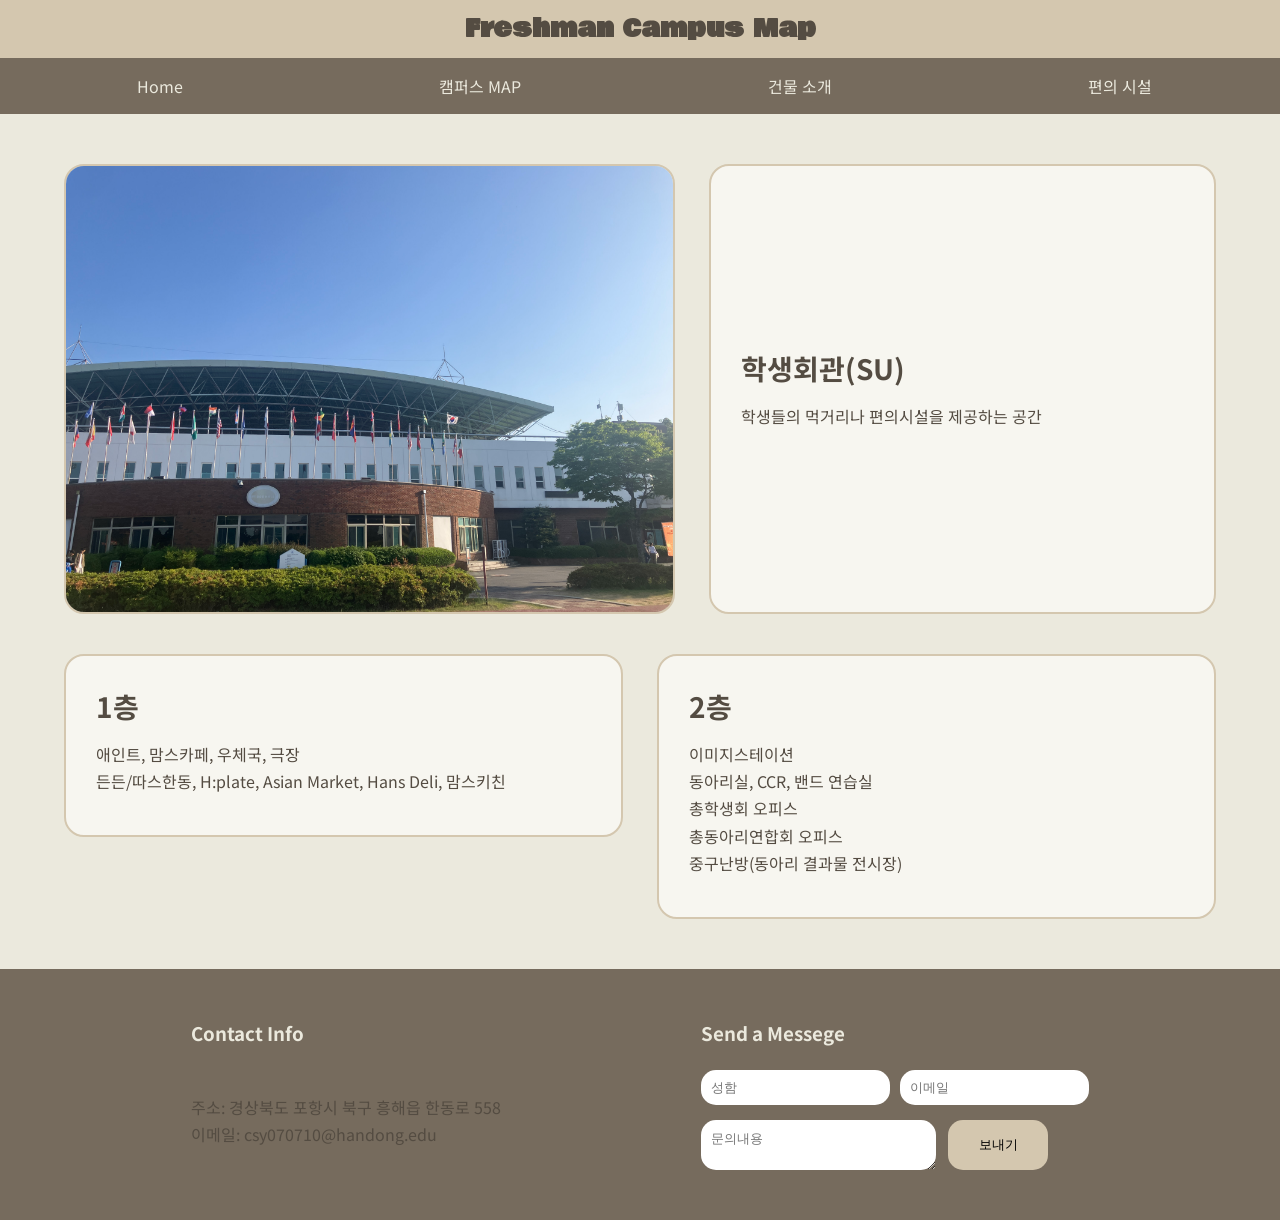
<file: SU.html>
<!doctype html>
<html lang="en">
  <head>
    <meta charset="UTF-8" />
    <title>새내기 건물 소개</title>

    <link rel="stylesheet" href="Nav_Foot.css" />

    <style>
      @import url("https://fonts.googleapis.com/css2?family=Noto+Sans+KR:wght@100..900&display=swap");
      @import url("https://fonts.googleapis.com/css2?family=Bowlby+One&display=swap");

      * {
        margin: 0;
        padding: 0;
        box-sizing: border-box;
      }

      body {
        background-color: #ebe9dd;
        font-family: "Noto Sans KR", sans-serif;
        margin: 0;
        padding: 0;
      }

      header .title-box h2 {
        font-family: "Bowlby One", serif;
      }

      #Buliding {
        width: 90%;
        max-width: 1300px;
        margin: 50px auto;
        overflow: hidden;
      }

      .box {
        background-color: #f7f6f0;
        border: 2px solid #d4c7af;
        border-radius: 20px;
        padding: 30px;
        box-sizing: border-box;
      }

      .picture {
        float: left;
        width: 53%;
        height: 450px;
        padding: 0;
        overflow: hidden;
      }

      .picture img {
        width: 100%;
        height: 100%;
        object-fit: cover;
      }

      .name {
        float: right;
        width: 44%;
        height: 450px;
        display: flex;
        flex-direction: column;
        justify-content: center;
      }

      .class {
        float: left;
        width: 48.5%;
        height: auto;
        margin-top: 40px;
        padding-bottom: 40px;
      }

      .floor {
        float: right;
        width: 48.5%;
        height: auto;
        margin-top: 40px;
        padding-bottom: 40px;
      }

      h1 {
        font-size: 28px;
        font-weight: 700;
        margin-top: 0;
        margin-bottom: 15px;
        color: #544c42;
      }

      p {
        font-size: 16px;
        margin-top: 0;
        line-height: 1.7;
        color: #544c42;
      }

      .clear {
        clear: both;
      }
    </style>
  </head>
  <body>
    <header>
      <div class="title-box">
        <h2>Freshman Campus Map</h2>
      </div>
      <div class="nav">
        <ul>
          <li><a href="index.html">Home</a></li>
          <li><a href="Campus_MAP.html">캠퍼스 MAP</a></li>

          <li>
            <a href="#">건물 소개</a>
            <div class="dropdown">
              <a href="SU.html">학생회관</a>
              <a href="HCA.html">효암채플</a>
              <a href="GLC.html">언어교육원</a>
              <a href="HDH.html">현동홀</a>
              <a href="NMH.html">느헤미야홀</a>
              <a href="NTH.html">뉴턴홀</a>
              <a href="ANH.html">올네이션스홀</a>
              <a href="CSH.html">코너스톤홀</a>
              <a href="OH.html">오석관</a>
            </div>
          </li>
          <li>
            <a href="Facilities.html">편의 시설</a>
          </li>
        </ul>
      </div>
    </header>

    <main>
      <div id="Buliding">
        <div class="box picture">
          <img src="SU.jpg" , alt="학생회관" />
        </div>

        <div class="box name">
          <h1>학생회관(SU)</h1>
          <p>학생들의 먹거리나 편의시설을 제공하는 공간</p>
        </div>

        <div class="clear"></div>

        <div class="box class">
          <h1>1층</h1>
          <p>
            애인트, 맘스카페, 우체국, 극장 <br />든든/따스한동, H:plate, Asian
            Market, Hans Deli, 맘스키친
          </p>
        </div>

        <div class="box floor">
          <h1>2층</h1>
          <p>
            이미지스테이션 <br />동아리실, CCR, 밴드 연습실 <br />총학생회
            오피스 <br />총동아리연합회 오피스 <br />중구난방(동아리 결과물
            전시장)
          </p>
        </div>
      </div>
    </main>

    <footer>
      <div class="footer-box">
        <div class="infromation">
          <h3>Contact Info</h3>
          <br /><br />
          <p>주소: 경상북도 포항시 북구 흥해읍 한동로 558</p>
          <p>이메일: csy070710@handong.edu</p>
        </div>
        <div class="contect">
          <h3>Send a Messege</h3>
          <br />
          <form>
            <div class="input-group">
              <input type="text" placeholder="성함" />
              <input type="email" placeholder="이메일" />
            </div>
            <div class="message-group">
              <textarea placeholder="문의내용" cols="25" rows="2"></textarea>
              <button type="submit">보내기</button>
            </div>
          </form>
        </div>
      </div>
    </footer>
  </body>
</html>
</file>
<file: index.css>
@import url("https://fonts.googleapis.com/css2?family=Noto+Sans+KR:wght@100..900&display=swap");
@import url("https://fonts.googleapis.com/css2?family=Bowlby+One&display=swap");
* {
  margin: 0;
  padding: 0;
  box-sizing: border-box;
}
main {
  text-align: center;
  flex: 1;
}
h1 {
  text-align: center;
  margin-top: 150px;
  margin-bottom: 50px;
  color: #544c42;
  background-color: #a8a696;
  display: inline-block;
  padding: 20px 40px;
  border-radius: 50px;
}
p {
  text-align: center;
  color: #544c42;
}
h1,
h2 {
  font-family: "Bowlby One", serif;
}
body {
  background-color: #ebe9dd;
  font-family: "Noto Sans KR";
  display: flex;
  flex-direction: column;
  min-height: 100vh;
}
.title-box {
  background-color: #d4c7af;
  color: #544c42;
  text-align: center;
  padding: 10px;
}
ul {
  list-style-type: none;
  background-color: #766b5d;
  display: flex;
}
li {
  flex: 1;
  position: relative;
}
li a {
  display: block;
  color: #ebe9dd;
  text-align: center;
  padding: 16px;
  text-decoration: none;
}
li a:hover {
  background-color: #544c42;
}
.dropdown {
  display: none;
  position: absolute;
  top: 100%;
  left: 0;
  width: 100%;
  background-color: #766b5d;
}
.dropdown a {
  color: #ebe9dd;
  padding: 12px 16px;
}
.dropdown a:hover {
  background-color: #544c42;
}
li:hover .dropdown {
  display: block;
}
footer {
  background-color: #766b5d;
  color: #ebe9dd;
  padding: 50px 10%;
}
.footer-box {
  display: flex;
  justify-content: center;
  align-items: flex-start;
  gap: 200px;
}
.footer-contact form {
  display: flex;
  flex-direction: column;
  gap: 15px;
  width: 100%;
  max-width: 400px;
}
.input-group {
  display: flex;
  gap: 10px;
}
.input-group input {
  flex: 1;
  padding: 8px;
}
textarea {
  padding: 15px;
  margin-top: 15px;
}
button {
  padding: 8px;
  background-color: #d4c7af;
  margin-top: 15px;
  width: 100px;
  border: none;
  cursor: pointer;
}
.input-group input,
textarea,
button {
  padding: 10px;
  border-radius: 15px;
  border: none;
  outline: none;
}
.message-group {
  display: flex;
  gap: 12px;
  align-items: stretch;
}
.infromation p {
  color: #ebe9dd;
  text-align: left;
}
.intro-text {
  margin-bottom: 60px;
  padding: 0 20px;
  font-size: 1.1rem;
  line-height: 1.6;
}
.info-section {
  display: flex;
  justify-content: center;
  gap: 30px;
  max-width: 1200px;
  margin: 60px auto 100px auto;
  padding: 0 20px;
}
.info-box {
  background-color: #f7f6f0;
  border: 2px solid #d4c7af;
  border-radius: 20px;
  padding: 40px 25px;
  width: 320px;
  height: 280px;
  display: flex;
  flex-direction: column;
  align-items: center;
  justify-content: center;
  gap: 20px;
}
.box-content {
  display: flex;
  flex-direction: column;
  align-items: center;
  justify-content: flex-start;
  gap: 20px;
  height: 100%;
  width: 100%;
  margin: auto 0;
}
.info-box h3 {
  font-family: "Noto Sans KR", sans-serif;
  font-weight: 700;
  color: #544c42;
  margin: 0;
}
.info-box p {
  color: #6e655a;
  line-height: 2;
  text-align: center;
  word-break: keep-all;
}
</file>
<file: Nav_Foot.css>
@import url("https://fonts.googleapis.com/css2?family=Noto+Sans+KR:wght@100..900&display=swap");
@import url("https://fonts.googleapis.com/css2?family=Bowlby+One&display=swap");
* {
  margin: 0;
  padding: 0;
  box-sizing: border-box;
}
body {
  background-color: #ebe9dd;
  font-family: "Noto Sans KR";
  display: flex;
  flex-direction: column;
  min-height: 100vh;
}
.title-box {
  text-align: center;
  background-color: #d4c7af;
  color: #544c42;
  padding: 10px;
}
ul {
  list-style-type: none;
  background-color: #766b5d;
  display: flex;
}
li {
  position: relative;
  flex: 1;
}
li a {
  display: block;
  color: #ebe9dd;
  text-align: center;
  text-decoration: none;
  padding: 16px;
}
li a:hover {
  background-color: #544c42;
}
.dropdown {
  display: none;
  background-color: #766b5d;
  position: absolute;
  top: 100%;
  left: 0;
  width: 100%;
}
.dropdown a {
  color: #ebe9dd;
  padding: 12px 16px;
}
.dropdown a:hover {
  background-color: #544c42;
}
li:hover .dropdown {
  display: block;
}
.title-box h1,
.title-box h2 {
  font-family: "Bowlby One", serif;
}
footer {
  background-color: #766b5d;
  color: #ebe9dd;
  padding: 50px;
}
.footer-box {
  display: flex;
  justify-content: center;
  align-items: flex-start;
  gap: 200px;
}
.footer-contact form {
  display: flex;
  flex-direction: column;
  gap: 15px;
  width: 100%;
  max-width: 400px;
}
.input-group {
  display: flex;
  gap: 10px;
}
.input-group input {
  flex: 1;
  padding: 8px;
}
textarea {
  padding: 15px;
  margin-top: 15px;
}
button {
  padding: 8px;
  background-color: #d4c7af;
  margin-top: 15px;
  width: 100px;
  border: none;
  cursor: pointer;
}
.input-group input,
textarea,
button {
  padding: 10px;
  border-radius: 15px;
  border: none;
  outline: none;
}
.message-group {
  display: flex;
  gap: 12px;
  align-items: stretch;
}
.information p {
  color: #ebe9dd;
  text-align: left;
}
</file>
